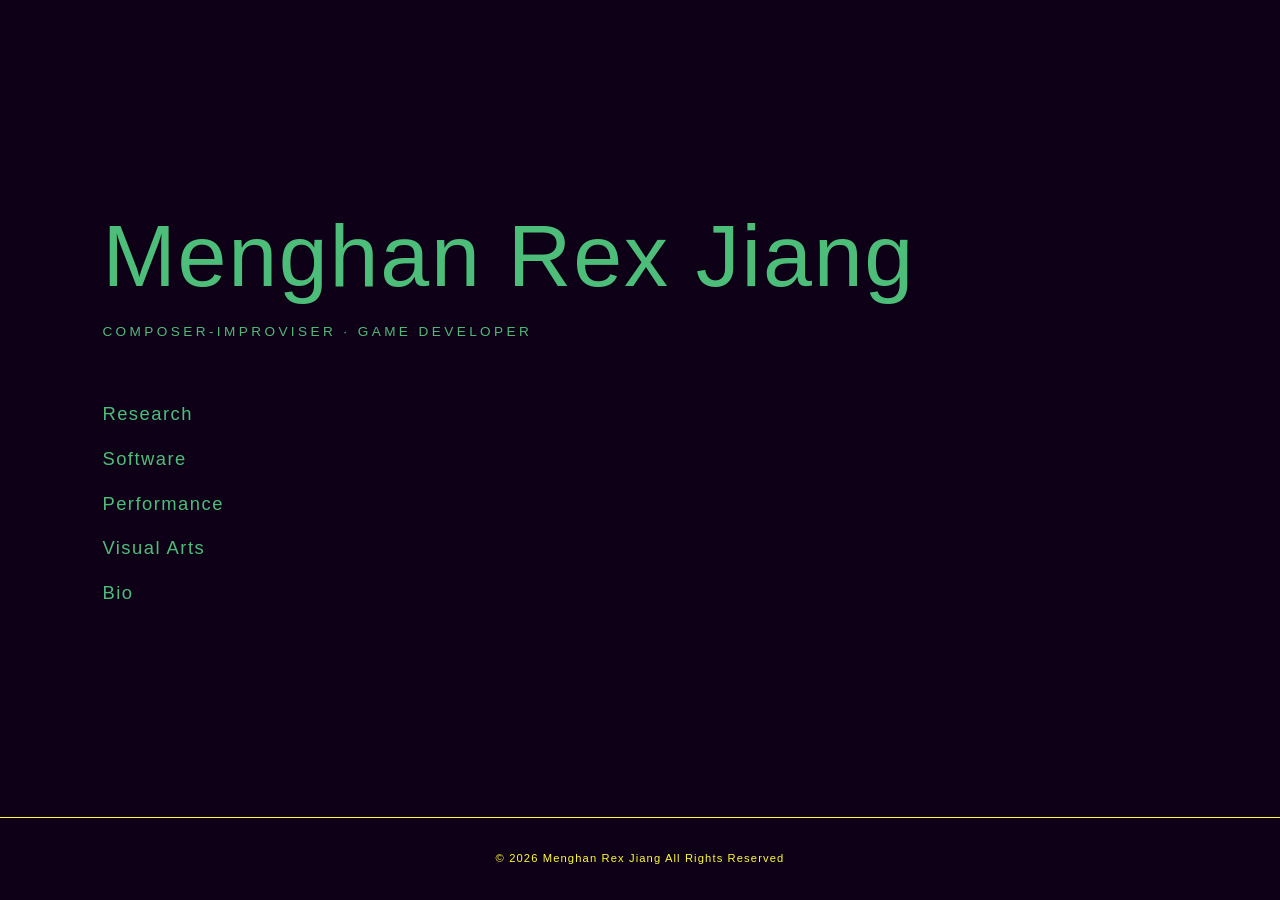
<file: index.html>
<!DOCTYPE html>
<html lang="en-US">
<head>
  <meta charset="UTF-8" />
  <meta name="viewport" content="width=device-width, initial-scale=1.0" />
  <title>Menghan Rex Jiang</title>
  <meta name="description" content="Menghan Rex Jiang is a composer-improviser and game developer building physically modeled instruments and virtual performers." />
  <meta name="author" content="Menghan Rex Jiang" />
  <meta name="theme-color" content="#0e0017" />
  <link rel="canonical" href="https://rexcain.github.io/" />
  <link rel="icon" href="favicon.svg" type="image/svg+xml" />

  <!-- 分享预览（Open Graph / Twitter） -->
  <meta property="og:type" content="website" />
  <meta property="og:url" content="https://rexcain.github.io/" />
  <meta property="og:title" content="Menghan Rex Jiang" />
  <meta property="og:description" content="Menghan Rex Jiang is a composer-improviser and game developer building physically modeled instruments and virtual performers." />
  <meta name="twitter:card" content="summary" />

  <link rel="stylesheet" href="style.css" />
</head>

<body class="home-page">
  <a class="skip-link" href="#main">Skip to content</a>


  <main id="main" class="home">
    <h1 class="home-name">Menghan Rex Jiang</h1>
    <p class="home-sub">Composer-improviser · Game&nbsp;developer</p>
    <nav class="home-links" aria-label="Main">
      <a href="research.html">Research</a>
      <a href="software.html">Software</a>
      <a href="performance.html">Performance</a>
      <a href="visual-art.html">Visual Arts</a>
      <a href="bio.html">Bio</a>
    </nav>
  </main>

  <!-- Footer -->
  <footer>
    <p>© <span id="year">2026</span> Menghan Rex Jiang All Rights Reserved</p>
  </footer>

  <script src="script.js"></script>
</body>
</html>
</file>
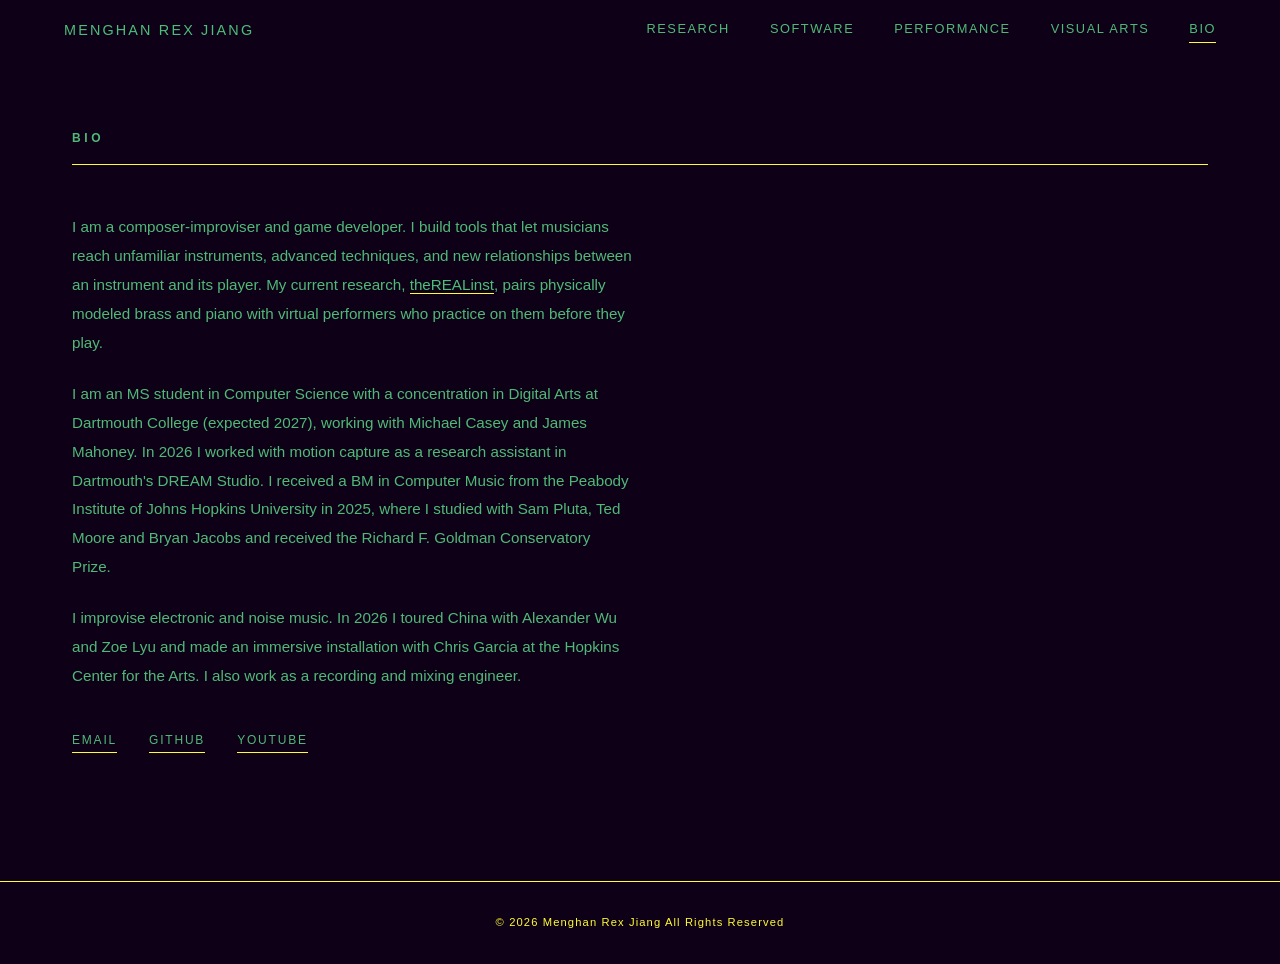
<file: bio.html>
<!DOCTYPE html>
<html lang="en-US">
<head>
  <meta charset="UTF-8" />
  <meta name="viewport" content="width=device-width, initial-scale=1.0" />
  <title>Bio — Menghan Rex Jiang</title>
  <meta name="description" content="Menghan Rex Jiang is a composer-improviser and game developer, an MS student at Dartmouth College." />
  <meta name="author" content="Menghan Rex Jiang" />
  <meta name="theme-color" content="#0e0017" />
  <link rel="canonical" href="https://rexcain.github.io/bio.html" />
  <link rel="icon" href="favicon.svg" type="image/svg+xml" />

  <!-- 分享预览（Open Graph / Twitter） -->
  <meta property="og:type" content="website" />
  <meta property="og:url" content="https://rexcain.github.io/bio.html" />
  <meta property="og:title" content="Bio — Menghan Rex Jiang" />
  <meta property="og:description" content="Menghan Rex Jiang is a composer-improviser and game developer, an MS student at Dartmouth College." />
  <meta name="twitter:card" content="summary" />

  <link rel="stylesheet" href="style.css" />
</head>

<body>
  <a class="skip-link" href="#main">Skip to content</a>

  <!-- 导航栏 -->
  <header id="navbar">
    <a class="nav-name" href="index.html">Menghan Rex Jiang</a>
    <nav class="nav-links" aria-label="Main">
      <a href="research.html">Research</a>
      <a href="software.html">Software</a>
      <a href="performance.html">Performance</a>
      <a href="visual-art.html">Visual Arts</a>
      <a href="bio.html" aria-current="page">Bio</a>
    </nav>
  </header>

  <main id="main">

    <!-- Bio 区块 -->
    <section id="about" class="section about-section" aria-labelledby="about-title">
      <h1 id="about-title" class="section-title">Bio</h1>
      <div class="about-content">
        <p>
          I am a composer-improviser and game developer. I build tools that let musicians reach
          unfamiliar instruments, advanced techniques, and new relationships between an instrument and its
          player. My current research, <a href="research.html">theREALinst</a>, pairs physically modeled brass
          and piano with virtual performers who practice on them before they play.
        </p>
        <p>
          I am an MS student in Computer Science with a concentration in Digital Arts at Dartmouth College
          (expected 2027), working with Michael Casey and James Mahoney. In 2026 I worked with motion capture
          as a research assistant in Dartmouth's DREAM Studio. I received a BM in Computer Music
          from the Peabody Institute of Johns Hopkins University in 2025, where I studied with Sam Pluta,
          Ted Moore and Bryan Jacobs and received the Richard F. Goldman Conservatory Prize.
        </p>
        <p>
          I improvise electronic and noise music. In 2026 I toured China with Alexander Wu and Zoe Lyu
          and made an immersive installation with Chris Garcia at the Hopkins Center for the Arts.
          I also work as a recording and mixing engineer.
        </p>
        <div class="contact-links">
          <a href="mailto:rxsrecs@gmail.com">Email</a>
          <a href="https://github.com/Rexcain" target="_blank" rel="noopener noreferrer">GitHub</a>
          <a href="https://youtube.com/channel/UCQjOI5kVeLIl44JwUlTnqJA" target="_blank" rel="noopener noreferrer">YouTube</a>
        </div>
      </div>
    </section>

  </main>

  <!-- Footer -->
  <footer>
    <p>© <span id="year">2026</span> Menghan Rex Jiang All Rights Reserved</p>
  </footer>

  <script src="script.js"></script>
</body>
</html>
</file>
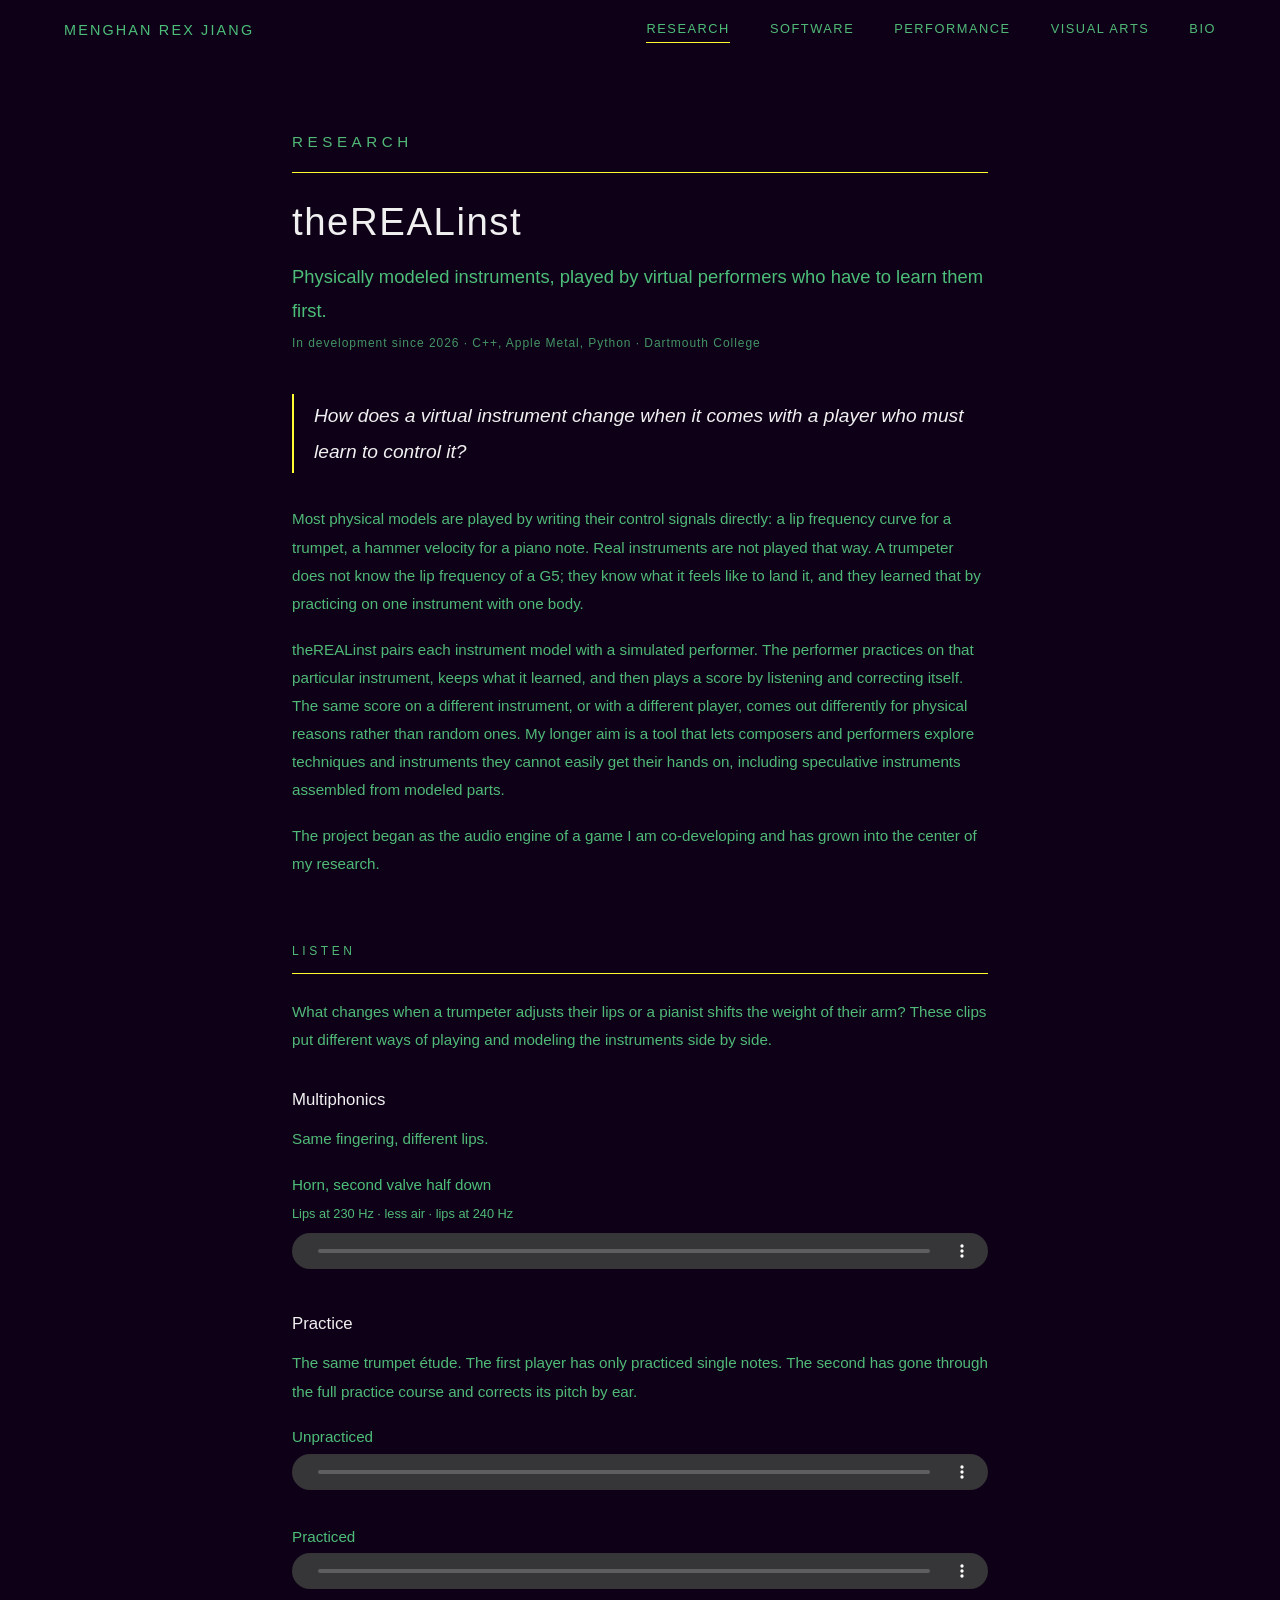
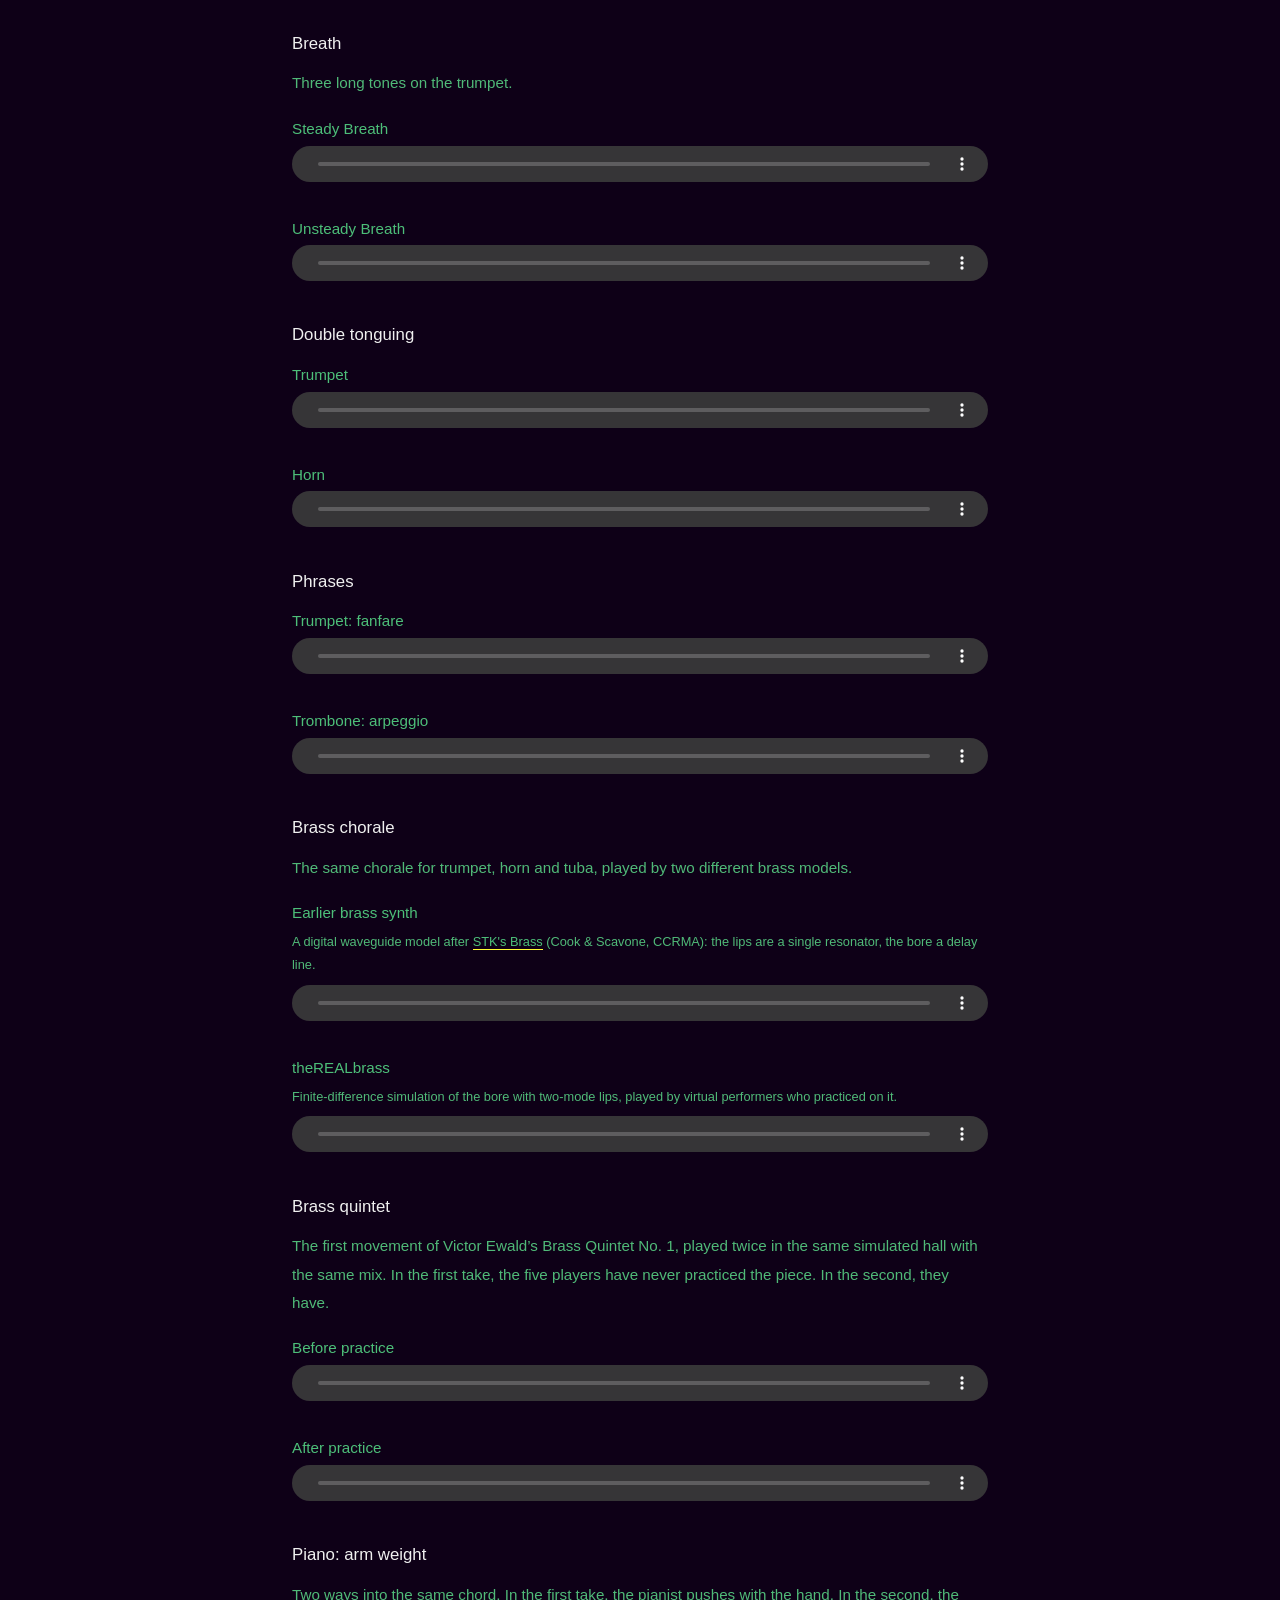
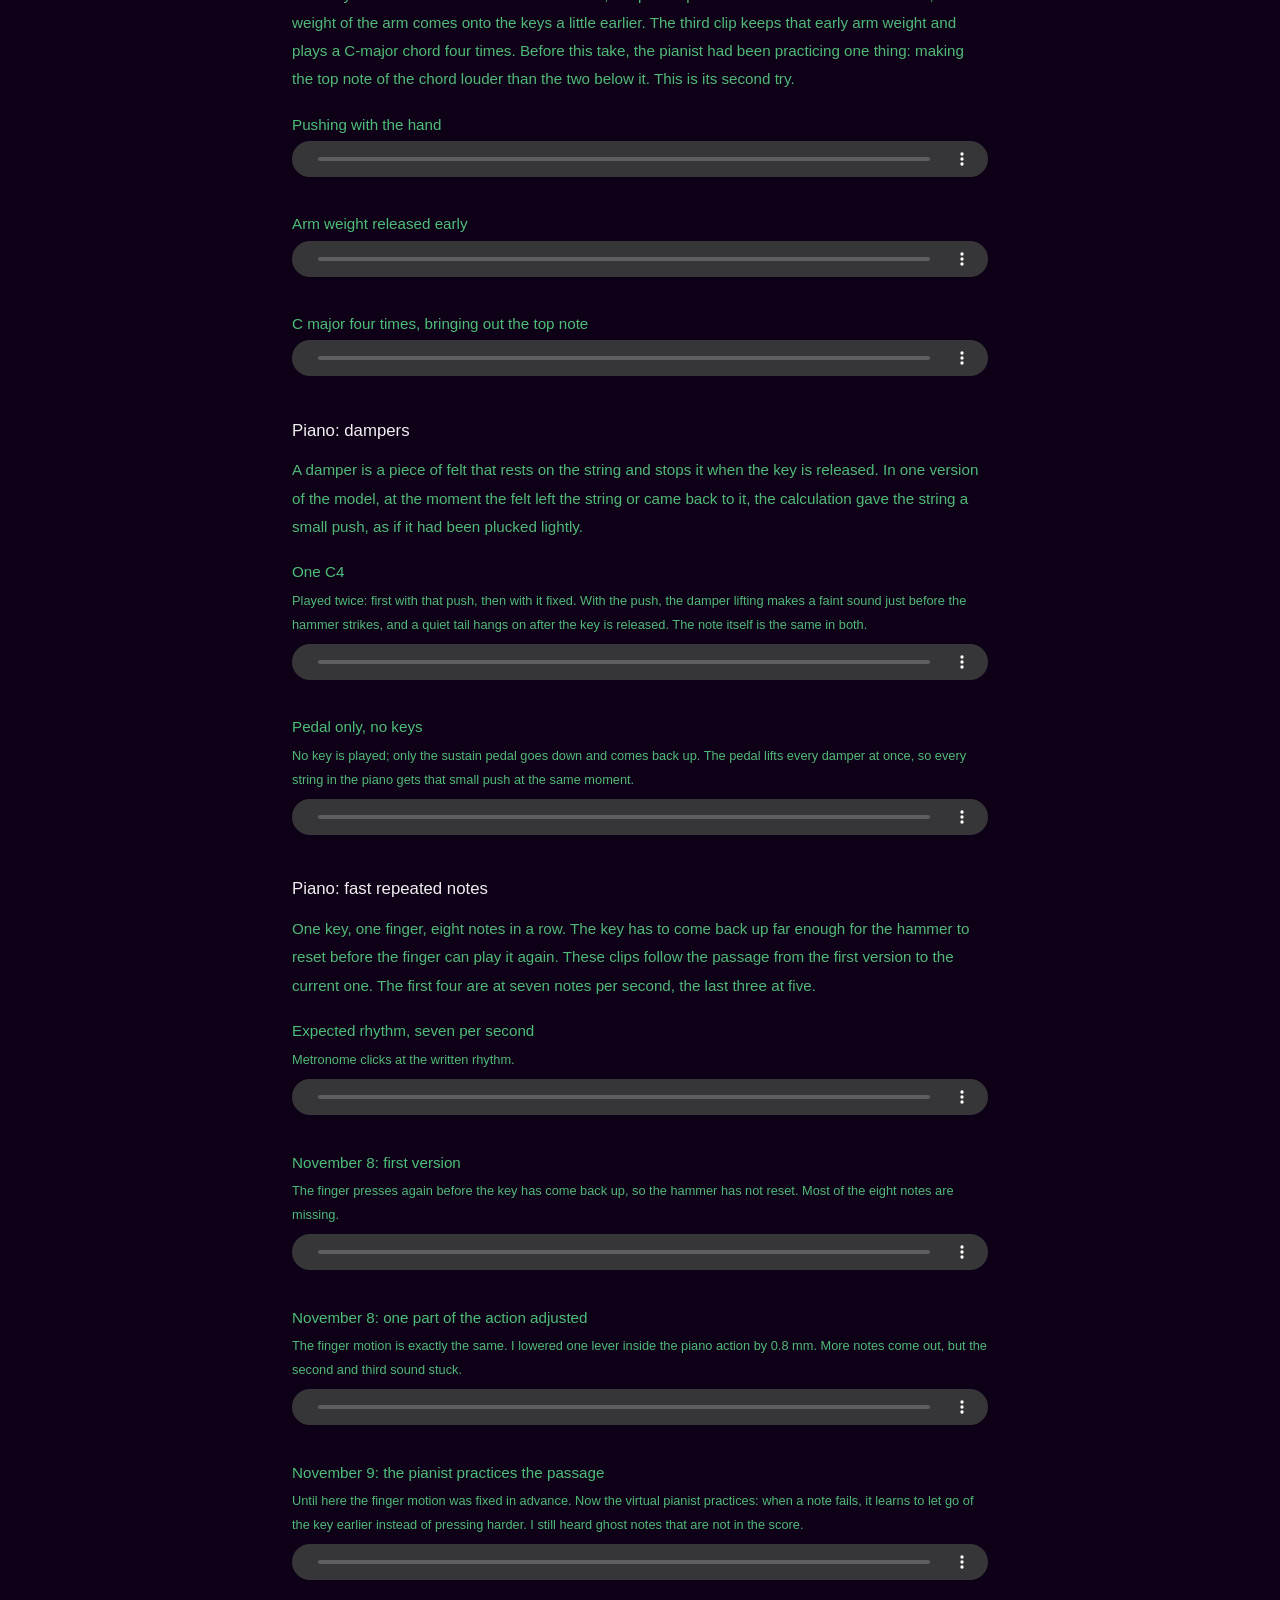
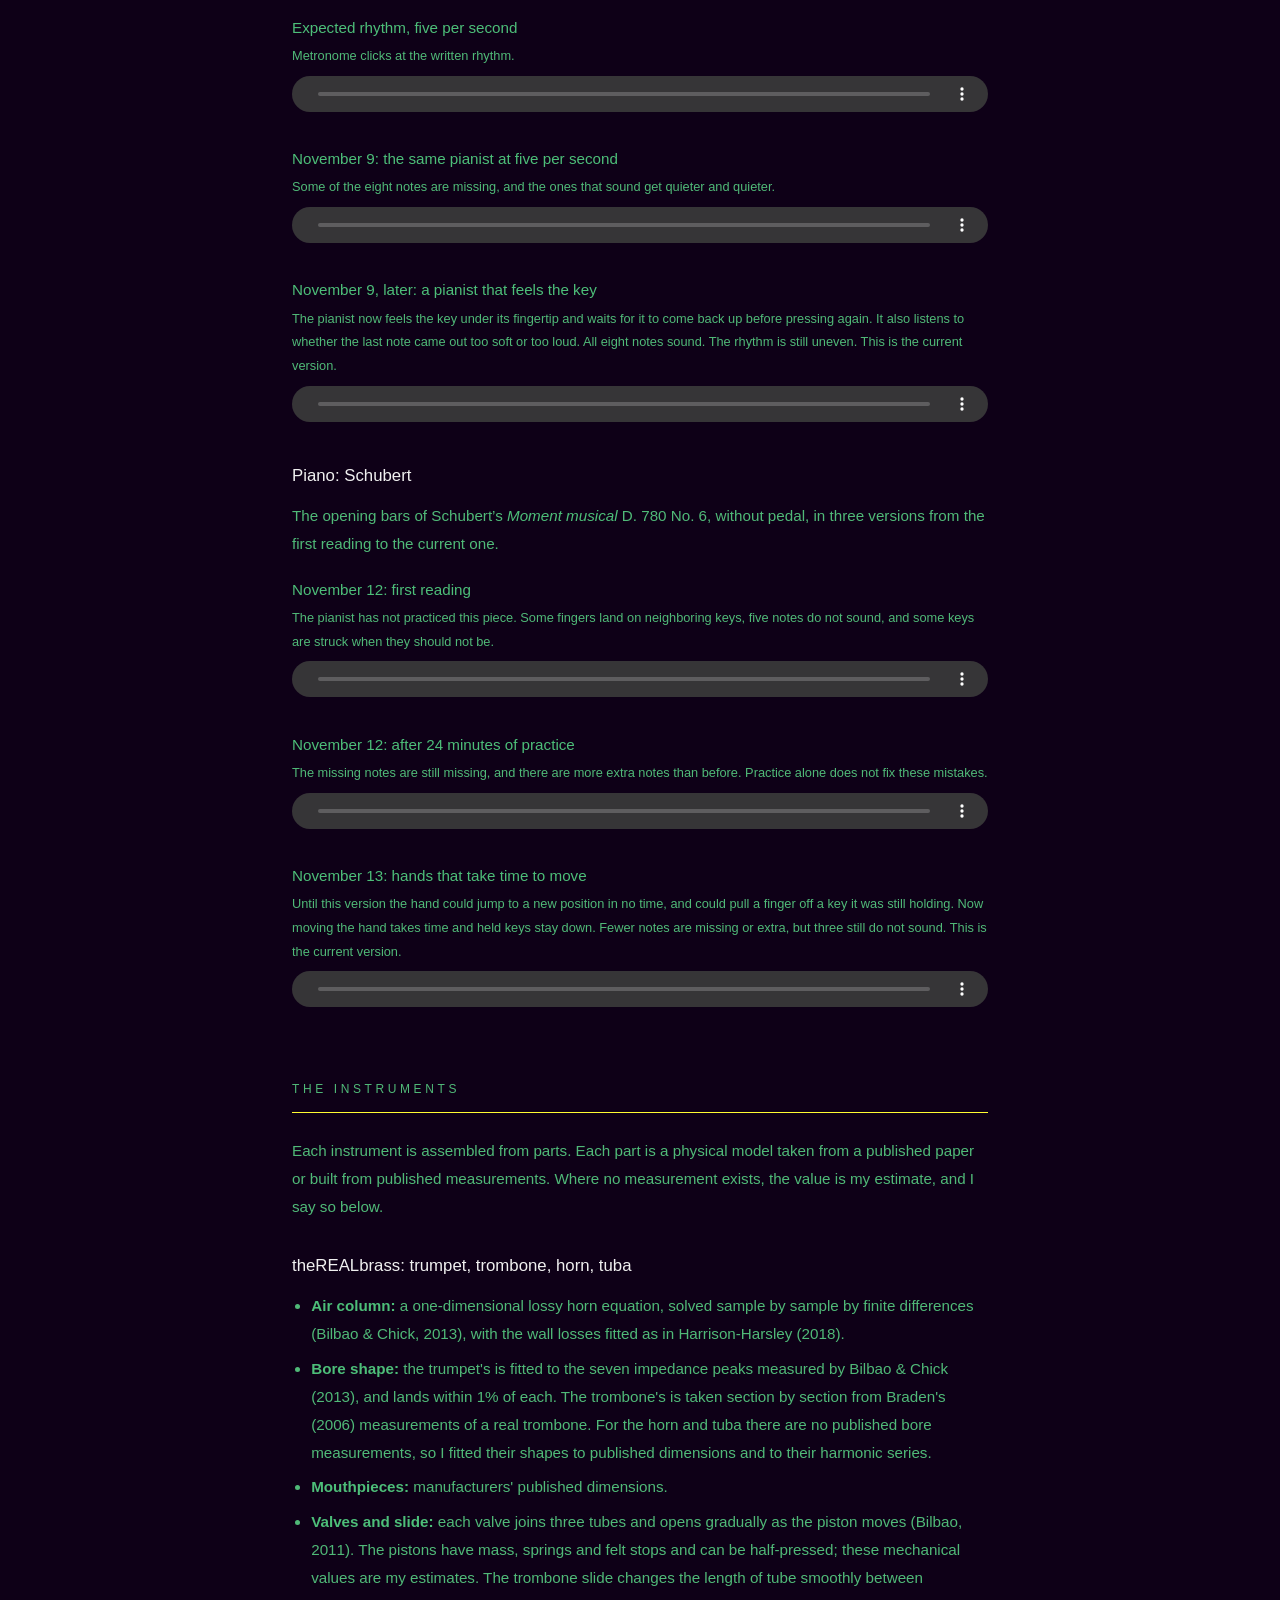
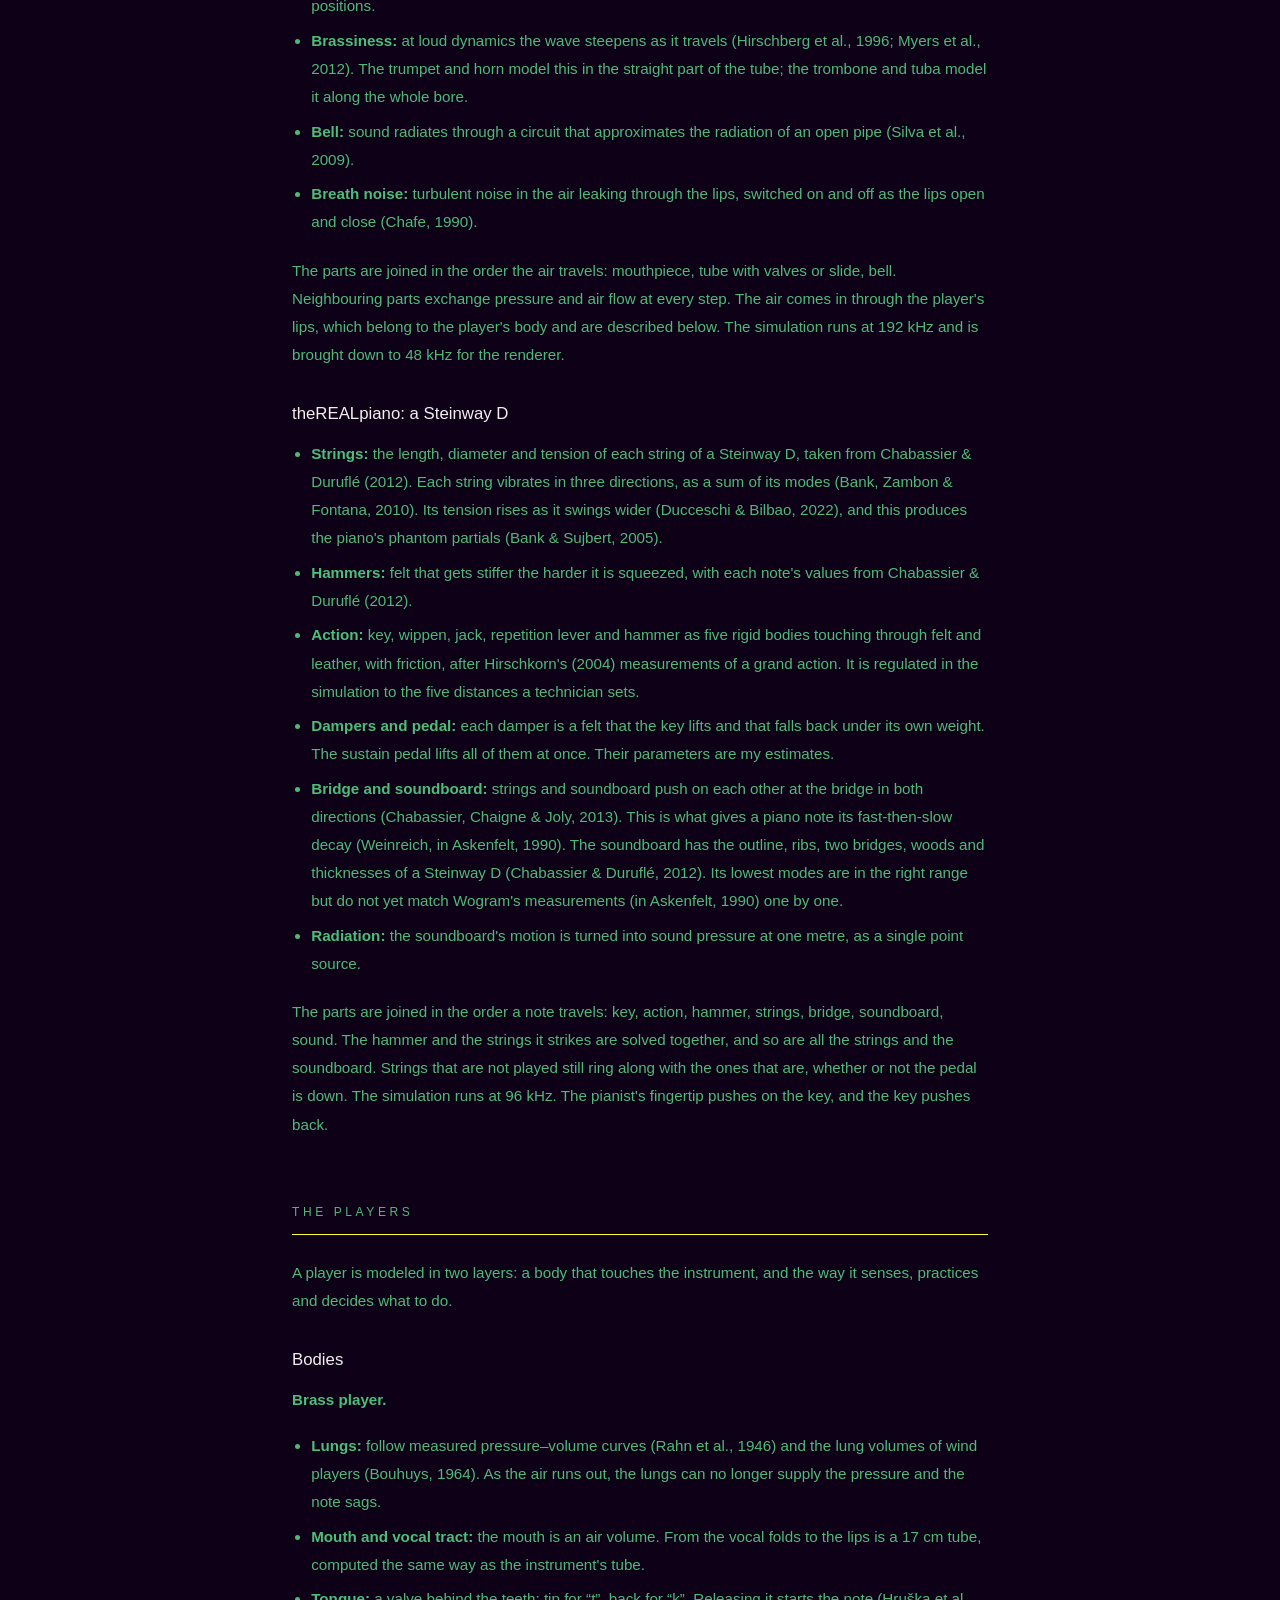
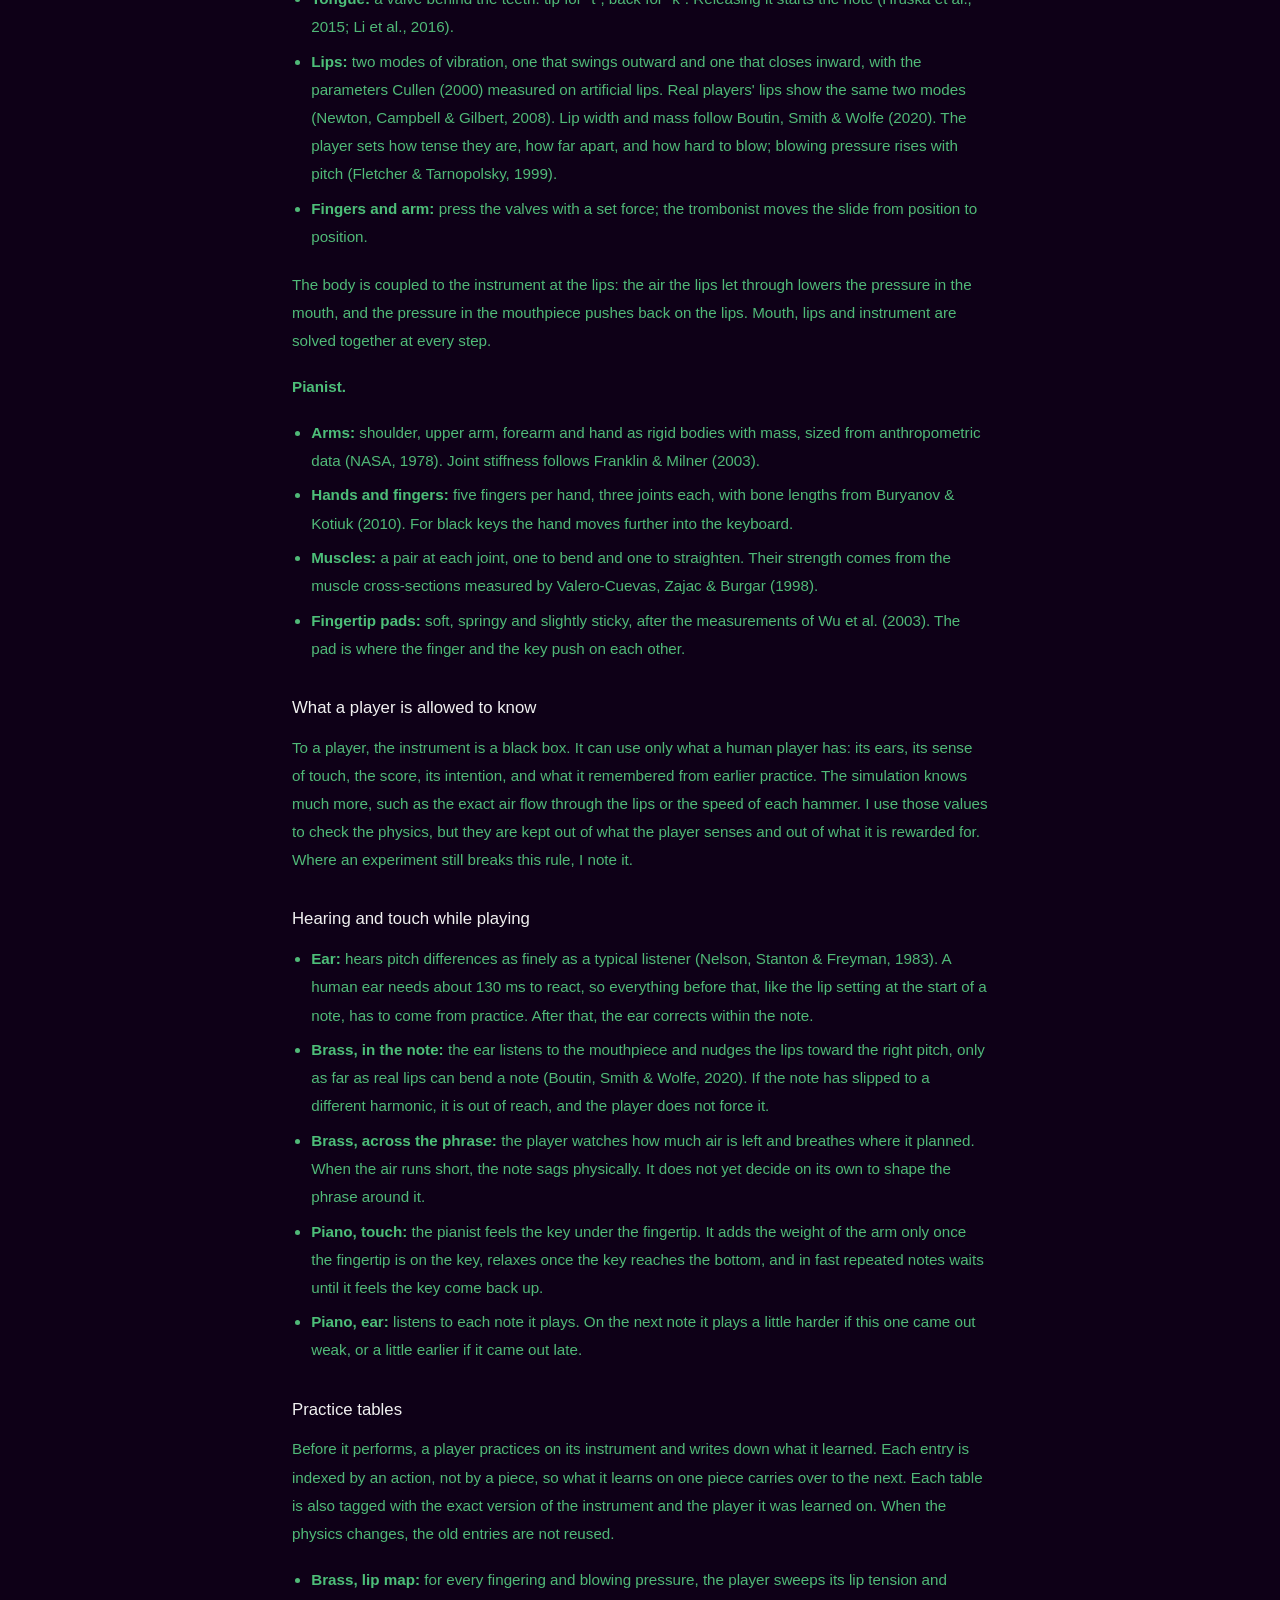
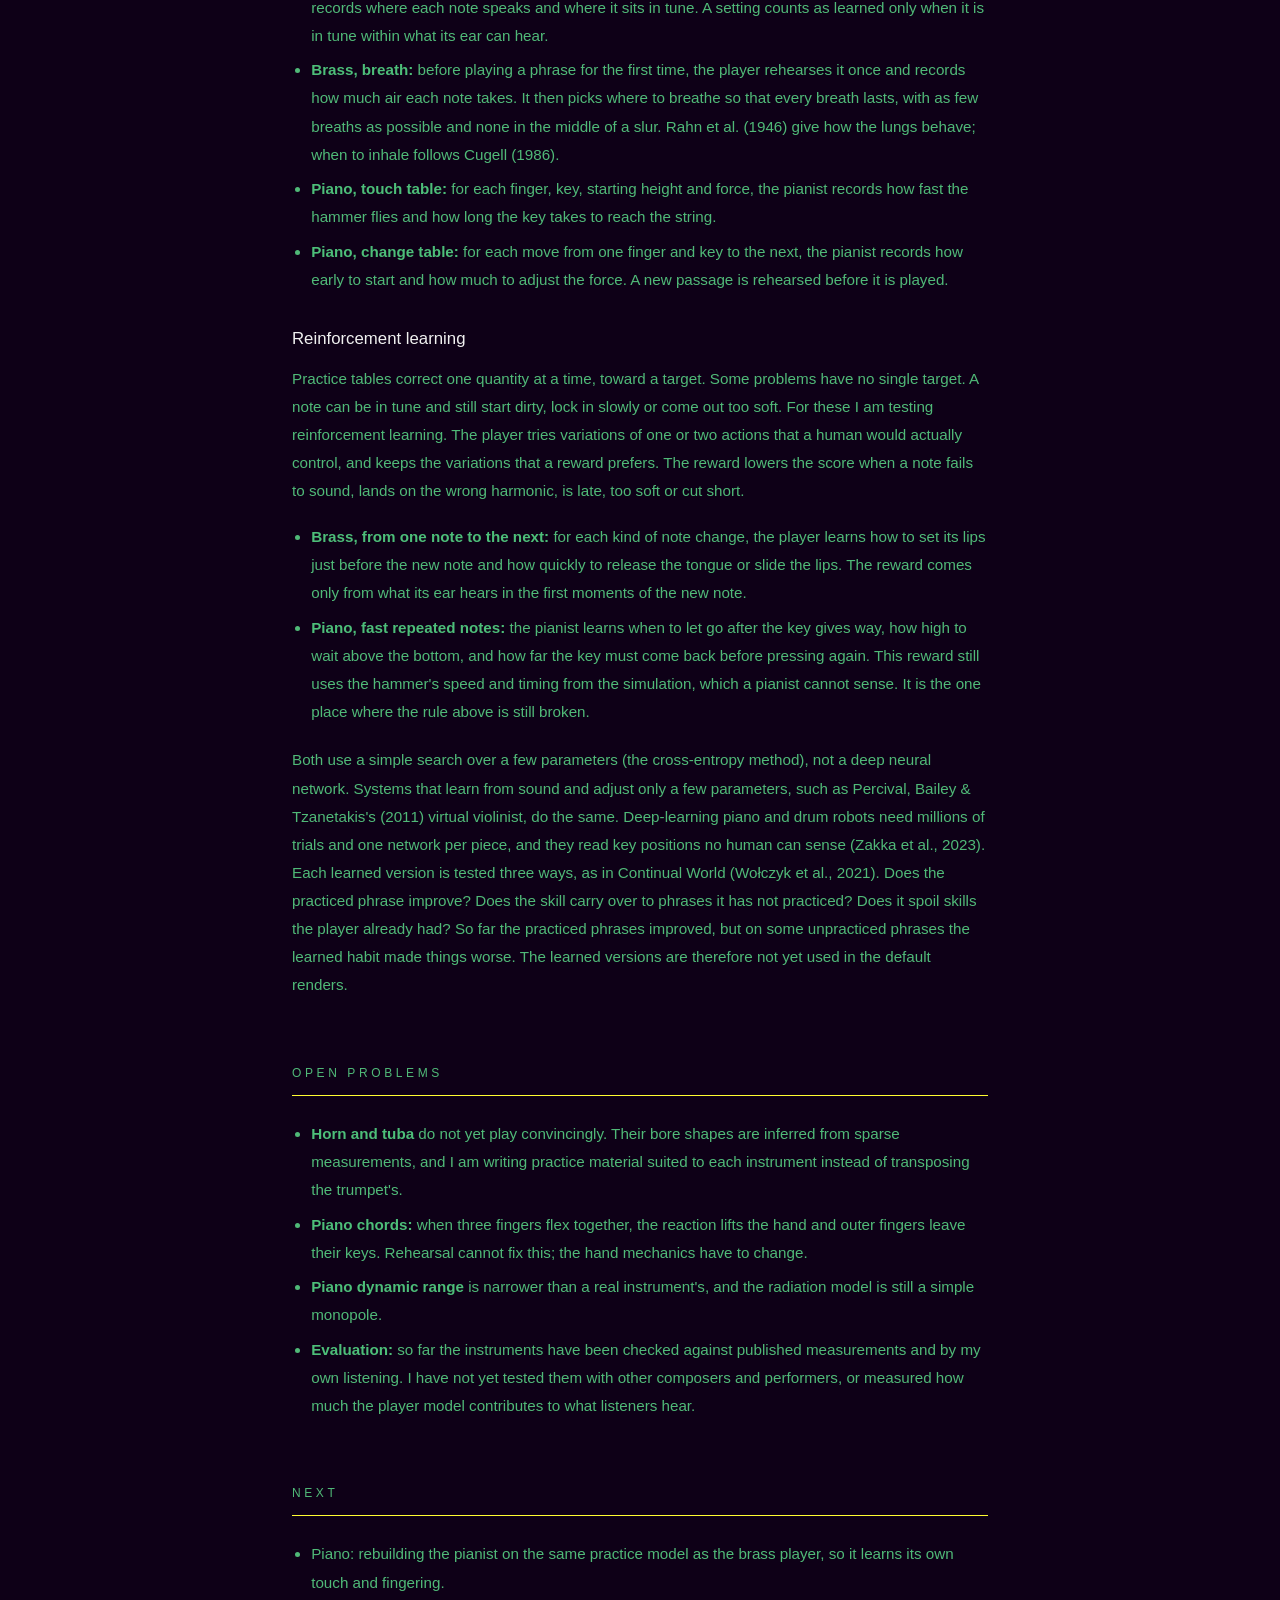
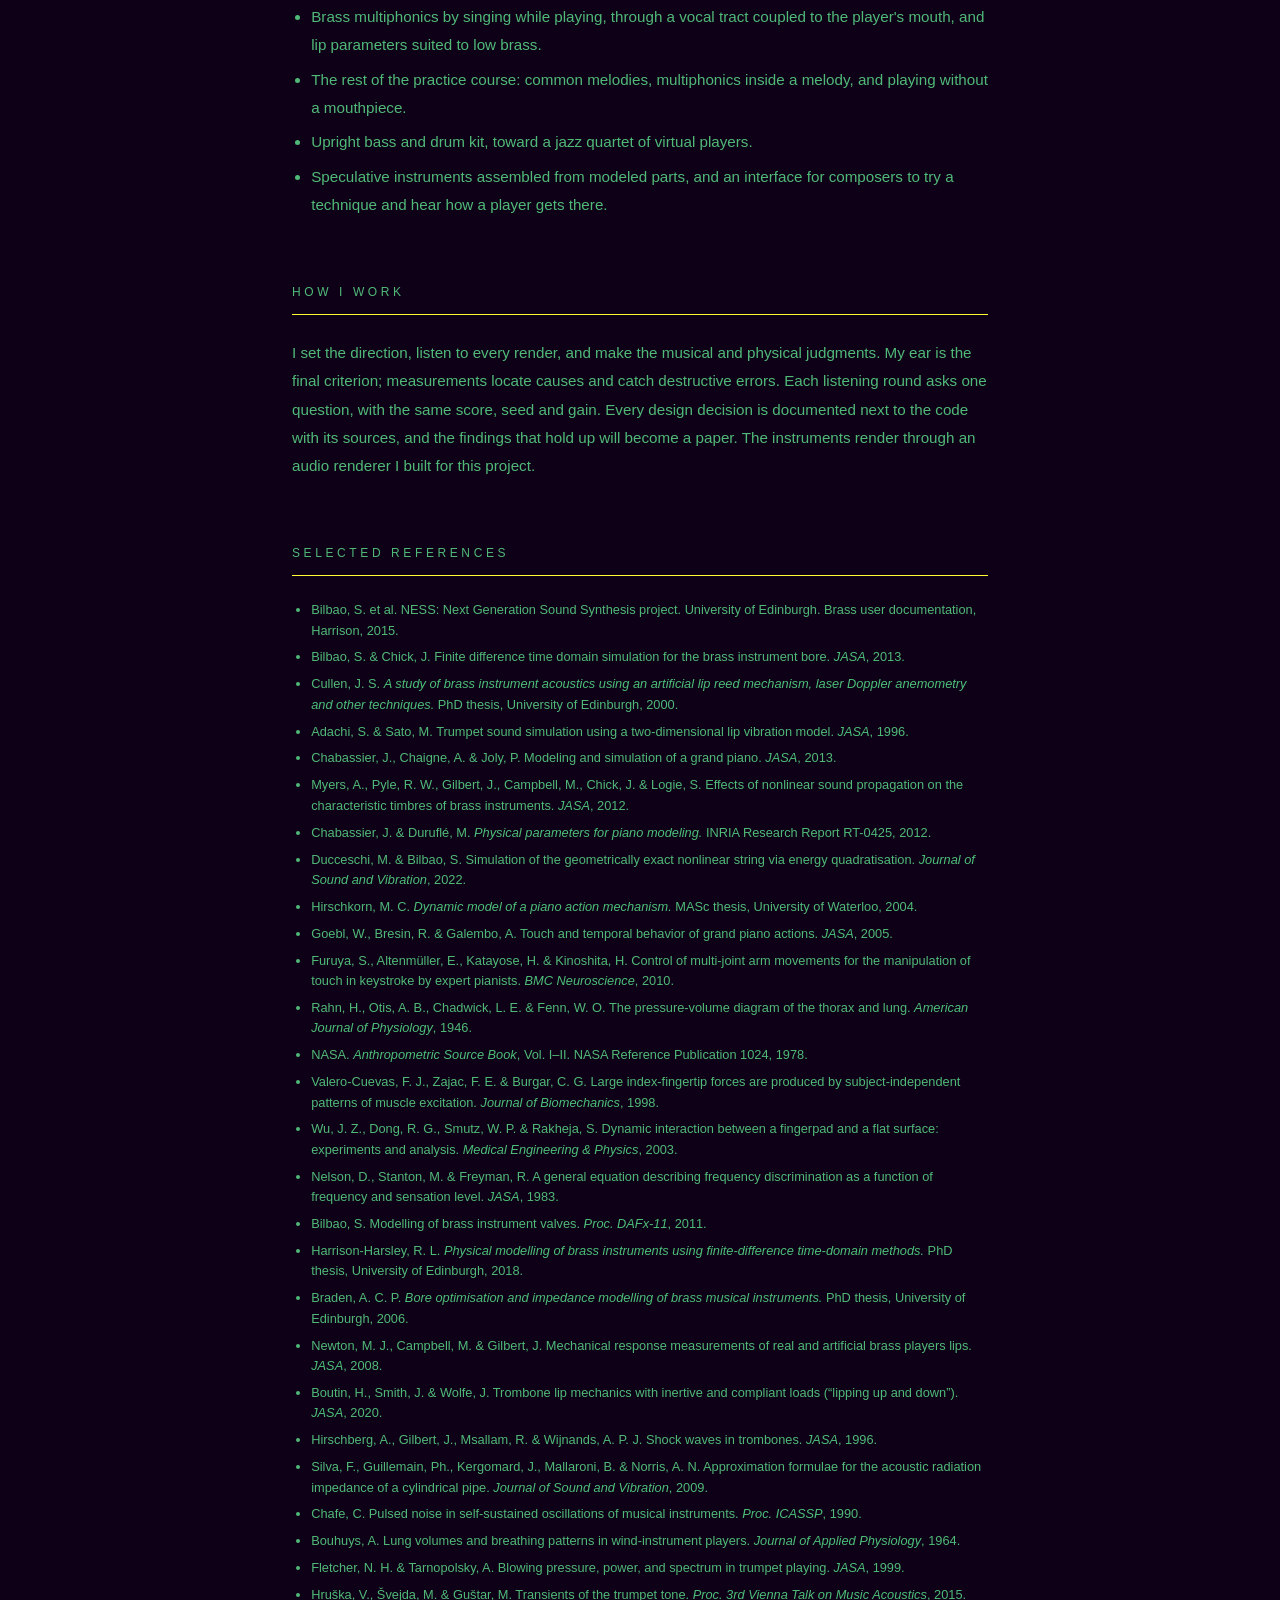
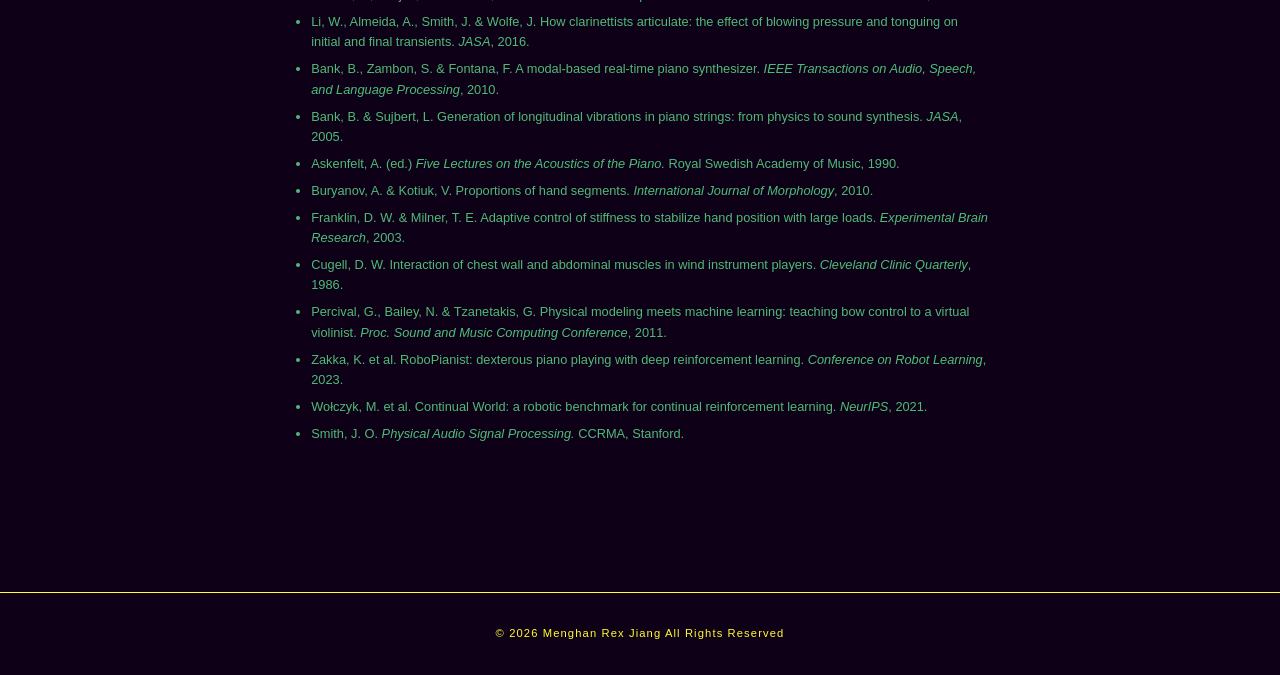
<file: research.html>
<!DOCTYPE html>
<html lang="en-US">
<head>
  <meta charset="UTF-8" />
  <meta name="viewport" content="width=device-width, initial-scale=1.0" />
  <title>Research: theREALinst — Menghan Rex Jiang</title>
  <meta name="description" content="theREALinst: physically modeled brass and piano, each played by a simulated performer who practices on the instrument before it plays." />
  <meta name="author" content="Menghan Rex Jiang" />
  <meta name="theme-color" content="#0e0017" />
  <link rel="canonical" href="https://rexcain.github.io/research.html" />
  <link rel="icon" href="favicon.svg" type="image/svg+xml" />

  <!-- 分享预览（Open Graph / Twitter） -->
  <meta property="og:type" content="article" />
  <meta property="og:url" content="https://rexcain.github.io/research.html" />
  <meta property="og:title" content="theREALinst — Menghan Rex Jiang" />
  <meta property="og:description" content="Physically modeled brass and piano, each played by a simulated performer who practices on the instrument before it plays." />
  <meta name="twitter:card" content="summary" />

  <link rel="stylesheet" href="style.css" />
</head>

<body>
  <a class="skip-link" href="#main">Skip to content</a>

  <!-- 导航栏 -->
  <header id="navbar">
    <a class="nav-name" href="index.html">Menghan Rex Jiang</a>
    <nav class="nav-links" aria-label="Main">
      <a href="research.html" aria-current="page">Research</a>
      <a href="software.html">Software</a>
      <a href="performance.html">Performance</a>
      <a href="visual-art.html">Visual Arts</a>
      <a href="bio.html">Bio</a>
    </nav>
  </header>

  <main id="main">
    <article class="section prose" aria-labelledby="research-title">
      <p class="section-title">Research</p>
      <h1 id="research-title">theREALinst</h1>
      <p class="lede">Physically modeled instruments, played by virtual performers who have to learn them first.</p>
      <p class="meta">In development since 2026 · C++, Apple Metal, Python · Dartmouth College</p>

      <!-- 研究问题 -->
      <p class="question">
        How does a virtual instrument change when it comes with a player who must learn to control it?
      </p>

      <p>
        Most physical models are played by writing their control signals directly: a lip frequency curve
        for a trumpet, a hammer velocity for a piano note. Real instruments are not played that way.
        A trumpeter does not know the lip frequency of a G5; they know what it feels like to land it,
        and they learned that by practicing on one instrument with one body.
      </p>
      <p>
        theREALinst pairs each instrument model with a simulated performer. The performer practices
        on that particular instrument, keeps what it learned, and then plays a score by listening and
        correcting itself. The same score on a different instrument, or with a different player,
        comes out differently for physical reasons rather than random ones. My longer aim is a tool that
        lets composers and performers explore techniques and instruments they cannot easily get their
        hands on, including speculative instruments assembled from modeled parts.
      </p>
      <p>
        The project began as the audio engine of a game I am co-developing and has grown into the center of my research.
      </p>

      <!-- 试听 -->
      <h2 id="listen">Listen</h2>
      <p>What changes when a trumpeter adjusts their lips or a pianist shifts the weight of their arm? These clips put different ways of playing and modeling the instruments side by side.</p>

      <h3>Multiphonics</h3>
      <p>Same fingering, different lips.</p>
      <ul class="audio-list">
        <li>
          <span class="audio-title">Horn, second valve half down</span>
          <span class="audio-desc">Lips at 230 Hz · less air · lips at 240 Hz</span>
          <audio controls preload="none" src="assets/audio/multiphonics-horn.mp3"></audio>
        </li>
      </ul>

      <h3>Practice</h3>
      <p>The same trumpet étude. The first player has only practiced single notes. The second has gone through the full practice course and corrects its pitch by ear.</p>
      <ul class="audio-list">
        <li>
          <span class="audio-title">Unpracticed</span>
          <audio controls preload="none" src="assets/audio/etude-unpracticed.mp3"></audio>
        </li>
        <li>
          <span class="audio-title">Practiced</span>
          <audio controls preload="none" src="assets/audio/etude-practiced.mp3"></audio>
        </li>
      </ul>

      <h3>Breath</h3>
      <p>Three long tones on the trumpet.</p>
      <ul class="audio-list">
        <li>
          <span class="audio-title">Steady Breath</span>
          <audio controls preload="none" src="assets/audio/tone-steady.mp3"></audio>
        </li>
        <li>
          <span class="audio-title">Unsteady Breath</span>
          <audio controls preload="none" src="assets/audio/tone-unsteady.mp3"></audio>
        </li>
      </ul>

      <h3>Double tonguing</h3>
      <ul class="audio-list">
        <li>
          <span class="audio-title">Trumpet</span>
          <audio controls preload="none" src="assets/audio/trumpet-tonguing.mp3"></audio>
        </li>
        <li>
          <span class="audio-title">Horn</span>
          <audio controls preload="none" src="assets/audio/horn-tonguing.mp3"></audio>
        </li>
      </ul>

      <h3>Phrases</h3>
      <ul class="audio-list">
        <li>
          <span class="audio-title">Trumpet: fanfare</span>
          <audio controls preload="none" src="assets/audio/trumpet-call.mp3"></audio>
        </li>
        <li>
          <span class="audio-title">Trombone: arpeggio</span>
          <audio controls preload="none" src="assets/audio/trombone-call.mp3"></audio>
        </li>
      </ul>

      <h3>Brass chorale</h3>
      <p>The same chorale for trumpet, horn and tuba, played by two different brass models.</p>
      <ul class="audio-list">
        <li>
          <span class="audio-title">Earlier brass synth</span>
          <span class="audio-desc">A digital waveguide model after <a href="https://ccrma.stanford.edu/software/stk/classstk_1_1Brass.html" target="_blank" rel="noopener">STK's Brass</a> (Cook &amp; Scavone, CCRMA): the lips are a single resonator, the bore a delay line.</span>
          <audio controls preload="none" src="assets/audio/brass-chorale-old.mp3"></audio>
        </li>
        <li>
          <span class="audio-title">theREALbrass</span>
          <span class="audio-desc">Finite-difference simulation of the bore with two-mode lips, played by virtual performers who practiced on it.</span>
          <audio controls preload="none" src="assets/audio/brass-chorale-real.mp3"></audio>
        </li>
      </ul>

      <h3>Brass quintet</h3>
      <p>The first movement of Victor Ewald’s Brass Quintet No. 1, played twice in the same simulated hall with the same mix. In the first take, the five players have never practiced the piece. In the second, they have.</p>
      <ul class="audio-list">
        <li>
          <span class="audio-title">Before practice</span>
          <audio controls preload="none" src="assets/audio/ewald-quintet-before.mp3"></audio>
        </li>
        <li>
          <span class="audio-title">After practice</span>
          <audio controls preload="none" src="assets/audio/ewald-quintet-after.mp3"></audio>
        </li>
      </ul>

      <h3>Piano: arm weight</h3>
      <p>Two ways into the same chord. In the first take, the pianist pushes with the hand. In the second, the weight of the arm comes onto the keys a little earlier. The third clip keeps that early arm weight and plays a C-major chord four times. Before this take, the pianist had been practicing one thing: making the top note of the chord louder than the two below it. This is its second try.</p>
      <ul class="audio-list">
        <li>
          <span class="audio-title">Pushing with the hand</span>
          <audio controls preload="none" src="assets/audio/piano-chord-push.mp3"></audio>
        </li>
        <li>
          <span class="audio-title">Arm weight released early</span>
          <audio controls preload="none" src="assets/audio/piano-chord-arm-weight.mp3"></audio>
        </li>
        <li>
          <span class="audio-title">C major four times, bringing out the top note</span>
          <audio controls preload="none" src="assets/audio/piano-chord-second-pass.mp3"></audio>
        </li>
      </ul>

      <h3>Piano: dampers</h3>
      <p>A damper is a piece of felt that rests on the string and stops it when the key is released. In one version of the model, at the moment the felt left the string or came back to it, the calculation gave the string a small push, as if it had been plucked lightly.</p>
      <ul class="audio-list">
        <li>
          <span class="audio-title">One C4</span>
          <span class="audio-desc">Played twice: first with that push, then with it fixed. With the push, the damper lifting makes a faint sound just before the hammer strikes, and a quiet tail hangs on after the key is released. The note itself is the same in both.</span>
          <audio controls preload="none" src="assets/audio/piano-c4-damper-ab.mp3"></audio>
        </li>
        <li>
          <span class="audio-title">Pedal only, no keys</span>
          <span class="audio-desc">No key is played; only the sustain pedal goes down and comes back up. The pedal lifts every damper at once, so every string in the piano gets that small push at the same moment.</span>
          <audio controls preload="none" src="assets/audio/piano-pedal-ab.mp3"></audio>
        </li>
      </ul>

      <h3>Piano: fast repeated notes</h3>
      <p>One key, one finger, eight notes in a row. The key has to come back up far enough for the hammer to reset before the finger can play it again. These clips follow the passage from the first version to the current one. The first four are at seven notes per second, the last three at five.</p>
      <ul class="audio-list">
        <li>
          <span class="audio-title">Expected rhythm, seven per second</span>
          <span class="audio-desc">Metronome clicks at the written rhythm.</span>
          <audio controls preload="none" src="assets/audio/piano-repeated-1-rhythm-7.mp3"></audio>
        </li>
        <li>
          <span class="audio-title">November 8: first version</span>
          <span class="audio-desc">The finger presses again before the key has come back up, so the hammer has not reset. Most of the eight notes are missing.</span>
          <audio controls preload="none" src="assets/audio/piano-repeated-2-first.mp3"></audio>
        </li>
        <li>
          <span class="audio-title">November 8: one part of the action adjusted</span>
          <span class="audio-desc">The finger motion is exactly the same. I lowered one lever inside the piano action by 0.8 mm. More notes come out, but the second and third sound stuck.</span>
          <audio controls preload="none" src="assets/audio/piano-repeated-3-regulated.mp3"></audio>
        </li>
        <li>
          <span class="audio-title">November 9: the pianist practices the passage</span>
          <span class="audio-desc">Until here the finger motion was fixed in advance. Now the virtual pianist practices: when a note fails, it learns to let go of the key earlier instead of pressing harder. I still heard ghost notes that are not in the score.</span>
          <audio controls preload="none" src="assets/audio/piano-repeated-4-practiced.mp3"></audio>
        </li>
        <li>
          <span class="audio-title">Expected rhythm, five per second</span>
          <span class="audio-desc">Metronome clicks at the written rhythm.</span>
          <audio controls preload="none" src="assets/audio/piano-repeated-5-rhythm-5.mp3"></audio>
        </li>
        <li>
          <span class="audio-title">November 9: the same pianist at five per second</span>
          <span class="audio-desc">Some of the eight notes are missing, and the ones that sound get quieter and quieter.</span>
          <audio controls preload="none" src="assets/audio/piano-repeated-6-no-touch.mp3"></audio>
        </li>
        <li>
          <span class="audio-title">November 9, later: a pianist that feels the key</span>
          <span class="audio-desc">The pianist now feels the key under its fingertip and waits for it to come back up before pressing again. It also listens to whether the last note came out too soft or too loud. All eight notes sound. The rhythm is still uneven. This is the current version.</span>
          <audio controls preload="none" src="assets/audio/piano-repeated-7-touch.mp3"></audio>
        </li>
      </ul>

      <h3>Piano: Schubert</h3>
      <p>The opening bars of Schubert’s <em>Moment musical</em> D. 780 No. 6, without pedal, in three versions from the first reading to the current one.</p>
      <ul class="audio-list">
        <li>
          <span class="audio-title">November 12: first reading</span>
          <span class="audio-desc">The pianist has not practiced this piece. Some fingers land on neighboring keys, five notes do not sound, and some keys are struck when they should not be.</span>
          <audio controls preload="none" src="assets/audio/schubert-1-first.mp3"></audio>
        </li>
        <li>
          <span class="audio-title">November 12: after 24 minutes of practice</span>
          <span class="audio-desc">The missing notes are still missing, and there are more extra notes than before. Practice alone does not fix these mistakes.</span>
          <audio controls preload="none" src="assets/audio/schubert-2-practiced.mp3"></audio>
        </li>
        <li>
          <span class="audio-title">November 13: hands that take time to move</span>
          <span class="audio-desc">Until this version the hand could jump to a new position in no time, and could pull a finger off a key it was still holding. Now moving the hand takes time and held keys stay down. Fewer notes are missing or extra, but three still do not sound. This is the current version.</span>
          <audio controls preload="none" src="assets/audio/schubert-3-no-teleport.mp3"></audio>
        </li>
      </ul>

      <!-- 乐器 -->
      <h2>The instruments</h2>
      <p>Each instrument is assembled from parts. Each part is a physical model taken from a published paper or built from published measurements. Where no measurement exists, the value is my estimate, and I say so below.</p>

      <h3>theREALbrass: trumpet, trombone, horn, tuba</h3>
      <ul>
        <li><strong>Air column:</strong> a one-dimensional lossy horn equation, solved sample by sample by finite differences (Bilbao &amp; Chick, 2013), with the wall losses fitted as in Harrison-Harsley (2018).</li>
        <li><strong>Bore shape:</strong> the trumpet's is fitted to the seven impedance peaks measured by Bilbao &amp; Chick (2013), and lands within 1% of each. The trombone's is taken section by section from Braden's (2006) measurements of a real trombone. For the horn and tuba there are no published bore measurements, so I fitted their shapes to published dimensions and to their harmonic series.</li>
        <li><strong>Mouthpieces:</strong> manufacturers' published dimensions.</li>
        <li><strong>Valves and slide:</strong> each valve joins three tubes and opens gradually as the piston moves (Bilbao, 2011). The pistons have mass, springs and felt stops and can be half-pressed; these mechanical values are my estimates. The trombone slide changes the length of tube smoothly between positions.</li>
        <li><strong>Brassiness:</strong> at loud dynamics the wave steepens as it travels (Hirschberg et al., 1996; Myers et al., 2012). The trumpet and horn model this in the straight part of the tube; the trombone and tuba model it along the whole bore.</li>
        <li><strong>Bell:</strong> sound radiates through a circuit that approximates the radiation of an open pipe (Silva et al., 2009).</li>
        <li><strong>Breath noise:</strong> turbulent noise in the air leaking through the lips, switched on and off as the lips open and close (Chafe, 1990).</li>
      </ul>
      <p>
        The parts are joined in the order the air travels: mouthpiece, tube with valves or slide, bell. Neighbouring parts exchange pressure and air flow at every step.
        The air comes in through the player's lips, which belong to the player's body and are described below.
        The simulation runs at 192 kHz and is brought down to 48 kHz for the renderer.
      </p>

      <h3>theREALpiano: a Steinway D</h3>
      <ul>
        <li><strong>Strings:</strong> the length, diameter and tension of each string of a Steinway D, taken from Chabassier &amp; Duruflé (2012). Each string vibrates in three directions, as a sum of its modes (Bank, Zambon &amp; Fontana, 2010). Its tension rises as it swings wider (Ducceschi &amp; Bilbao, 2022), and this produces the piano's phantom partials (Bank &amp; Sujbert, 2005).</li>
        <li><strong>Hammers:</strong> felt that gets stiffer the harder it is squeezed, with each note's values from Chabassier &amp; Duruflé (2012).</li>
        <li><strong>Action:</strong> key, wippen, jack, repetition lever and hammer as five rigid bodies touching through felt and leather, with friction, after Hirschkorn's (2004) measurements of a grand action. It is regulated in the simulation to the five distances a technician sets.</li>
        <li><strong>Dampers and pedal:</strong> each damper is a felt that the key lifts and that falls back under its own weight. The sustain pedal lifts all of them at once. Their parameters are my estimates.</li>
        <li><strong>Bridge and soundboard:</strong> strings and soundboard push on each other at the bridge in both directions (Chabassier, Chaigne &amp; Joly, 2013). This is what gives a piano note its fast-then-slow decay (Weinreich, in Askenfelt, 1990). The soundboard has the outline, ribs, two bridges, woods and thicknesses of a Steinway D (Chabassier &amp; Duruflé, 2012). Its lowest modes are in the right range but do not yet match Wogram's measurements (in Askenfelt, 1990) one by one.</li>
        <li><strong>Radiation:</strong> the soundboard's motion is turned into sound pressure at one metre, as a single point source.</li>
      </ul>
      <p>
        The parts are joined in the order a note travels: key, action, hammer, strings, bridge, soundboard, sound.
        The hammer and the strings it strikes are solved together, and so are all the strings and the soundboard. Strings that are not played still ring along with the ones that are, whether or not the pedal is down.
        The simulation runs at 96 kHz. The pianist's fingertip pushes on the key, and the key pushes back.
      </p>

      <!-- 演奏者 -->
      <h2>The players</h2>
      <p>A player is modeled in two layers: a body that touches the instrument, and the way it senses, practices and decides what to do.</p>

      <h3>Bodies</h3>
      <p><strong>Brass player.</strong></p>
      <ul>
        <li><strong>Lungs:</strong> follow measured pressure–volume curves (Rahn et al., 1946) and the lung volumes of wind players (Bouhuys, 1964). As the air runs out, the lungs can no longer supply the pressure and the note sags.</li>
        <li><strong>Mouth and vocal tract:</strong> the mouth is an air volume. From the vocal folds to the lips is a 17 cm tube, computed the same way as the instrument's tube.</li>
        <li><strong>Tongue:</strong> a valve behind the teeth: tip for “t”, back for “k”. Releasing it starts the note (Hruška et al., 2015; Li et al., 2016).</li>
        <li><strong>Lips:</strong> two modes of vibration, one that swings outward and one that closes inward, with the parameters Cullen (2000) measured on artificial lips. Real players' lips show the same two modes (Newton, Campbell &amp; Gilbert, 2008). Lip width and mass follow Boutin, Smith &amp; Wolfe (2020). The player sets how tense they are, how far apart, and how hard to blow; blowing pressure rises with pitch (Fletcher &amp; Tarnopolsky, 1999).</li>
        <li><strong>Fingers and arm:</strong> press the valves with a set force; the trombonist moves the slide from position to position.</li>
      </ul>
      <p>
        The body is coupled to the instrument at the lips: the air the lips let through lowers the pressure in the mouth, and the pressure in the mouthpiece pushes back on the lips. Mouth, lips and instrument are solved together at every step.
      </p>
      <p><strong>Pianist.</strong></p>
      <ul>
        <li><strong>Arms:</strong> shoulder, upper arm, forearm and hand as rigid bodies with mass, sized from anthropometric data (NASA, 1978). Joint stiffness follows Franklin &amp; Milner (2003).</li>
        <li><strong>Hands and fingers:</strong> five fingers per hand, three joints each, with bone lengths from Buryanov &amp; Kotiuk (2010). For black keys the hand moves further into the keyboard.</li>
        <li><strong>Muscles:</strong> a pair at each joint, one to bend and one to straighten. Their strength comes from the muscle cross-sections measured by Valero-Cuevas, Zajac &amp; Burgar (1998).</li>
        <li><strong>Fingertip pads:</strong> soft, springy and slightly sticky, after the measurements of Wu et al. (2003). The pad is where the finger and the key push on each other.</li>
      </ul>

      <h3>What a player is allowed to know</h3>
      <p>
        To a player, the instrument is a black box. It can use only what a human player has: its ears, its sense of touch, the score, its intention, and what it remembered from earlier practice.
        The simulation knows much more, such as the exact air flow through the lips or the speed of each hammer. I use those values to check the physics, but they are kept out of what the player senses and out of what it is rewarded for. Where an experiment still breaks this rule, I note it.
      </p>

      <h3>Hearing and touch while playing</h3>
      <ul>
        <li><strong>Ear:</strong> hears pitch differences as finely as a typical listener (Nelson, Stanton &amp; Freyman, 1983). A human ear needs about 130 ms to react, so everything before that, like the lip setting at the start of a note, has to come from practice. After that, the ear corrects within the note.</li>
        <li><strong>Brass, in the note:</strong> the ear listens to the mouthpiece and nudges the lips toward the right pitch, only as far as real lips can bend a note (Boutin, Smith &amp; Wolfe, 2020). If the note has slipped to a different harmonic, it is out of reach, and the player does not force it.</li>
        <li><strong>Brass, across the phrase:</strong> the player watches how much air is left and breathes where it planned. When the air runs short, the note sags physically. It does not yet decide on its own to shape the phrase around it.</li>
        <li><strong>Piano, touch:</strong> the pianist feels the key under the fingertip. It adds the weight of the arm only once the fingertip is on the key, relaxes once the key reaches the bottom, and in fast repeated notes waits until it feels the key come back up.</li>
        <li><strong>Piano, ear:</strong> listens to each note it plays. On the next note it plays a little harder if this one came out weak, or a little earlier if it came out late.</li>
      </ul>

      <h3>Practice tables</h3>
      <p>
        Before it performs, a player practices on its instrument and writes down what it learned. Each entry is indexed by an action, not by a piece, so what it learns on one piece carries over to the next. Each table is also tagged with the exact version of the instrument and the player it was learned on. When the physics changes, the old entries are not reused.
      </p>
      <ul>
        <li><strong>Brass, lip map:</strong> for every fingering and blowing pressure, the player sweeps its lip tension and records where each note speaks and where it sits in tune. A setting counts as learned only when it is in tune within what its ear can hear.</li>
        <li><strong>Brass, breath:</strong> before playing a phrase for the first time, the player rehearses it once and records how much air each note takes. It then picks where to breathe so that every breath lasts, with as few breaths as possible and none in the middle of a slur. Rahn et al. (1946) give how the lungs behave; when to inhale follows Cugell (1986).</li>
        <li><strong>Piano, touch table:</strong> for each finger, key, starting height and force, the pianist records how fast the hammer flies and how long the key takes to reach the string.</li>
        <li><strong>Piano, change table:</strong> for each move from one finger and key to the next, the pianist records how early to start and how much to adjust the force. A new passage is rehearsed before it is played.</li>
      </ul>

      <h3>Reinforcement learning</h3>
      <p>
        Practice tables correct one quantity at a time, toward a target. Some problems have no single target. A note can be in tune and still start dirty, lock in slowly or come out too soft. For these I am testing reinforcement learning. The player tries variations of one or two actions that a human would actually control, and keeps the variations that a reward prefers. The reward lowers the score when a note fails to sound, lands on the wrong harmonic, is late, too soft or cut short.
      </p>
      <ul>
        <li><strong>Brass, from one note to the next:</strong> for each kind of note change, the player learns how to set its lips just before the new note and how quickly to release the tongue or slide the lips. The reward comes only from what its ear hears in the first moments of the new note.</li>
        <li><strong>Piano, fast repeated notes:</strong> the pianist learns when to let go after the key gives way, how high to wait above the bottom, and how far the key must come back before pressing again. This reward still uses the hammer's speed and timing from the simulation, which a pianist cannot sense. It is the one place where the rule above is still broken.</li>
      </ul>
      <p>
        Both use a simple search over a few parameters (the cross-entropy method), not a deep neural network. Systems that learn from sound and adjust only a few parameters, such as Percival, Bailey &amp; Tzanetakis's (2011) virtual violinist, do the same. Deep-learning piano and drum robots need millions of trials and one network per piece, and they read key positions no human can sense (Zakka et al., 2023).
        Each learned version is tested three ways, as in Continual World (Wołczyk et al., 2021). Does the practiced phrase improve? Does the skill carry over to phrases it has not practiced? Does it spoil skills the player already had?
        So far the practiced phrases improved, but on some unpracticed phrases the learned habit made things worse. The learned versions are therefore not yet used in the default renders.
      </p>

      <!-- 未解决的问题 -->
      <h2>Open problems</h2>
      <ul>
        <li><strong>Horn and tuba</strong> do not yet play convincingly. Their bore shapes are inferred from sparse measurements, and I am writing practice material suited to each instrument instead of transposing the trumpet's.</li>
        <li><strong>Piano chords:</strong> when three fingers flex together, the reaction lifts the hand and outer fingers leave their keys. Rehearsal cannot fix this; the hand mechanics have to change.</li>
        <li><strong>Piano dynamic range</strong> is narrower than a real instrument's, and the radiation model is still a simple monopole.</li>
        <li><strong>Evaluation:</strong> so far the instruments have been checked against published measurements and by my own listening. I have not yet tested them with other composers and performers, or measured how much the player model contributes to what listeners hear.</li>
      </ul>

      <!-- 方向 -->
      <h2>Next</h2>
      <ul>
        <li>Piano: rebuilding the pianist on the same practice model as the brass player, so it learns its own touch and fingering.</li>
        <li>Brass multiphonics by singing while playing, through a vocal tract coupled to the player's mouth, and lip parameters suited to low brass.</li>
        <li>The rest of the practice course: common melodies, multiphonics inside a melody, and playing without a mouthpiece.</li>
        <li>Upright bass and drum kit, toward a jazz quartet of virtual players.</li>
        <li>Speculative instruments assembled from modeled parts, and an interface for composers to try a technique and hear how a player gets there.</li>
      </ul>

      <!-- 工作方式 -->
      <h2>How I work</h2>
      <p>
        I set the direction, listen to every render, and make the musical and physical judgments. My ear is the
        final criterion; measurements locate causes and catch destructive errors. Each listening round asks one
        question, with the same score, seed and gain. Every design decision is documented next to the code with
        its sources, and the findings that hold up will become a paper. The instruments render through an audio renderer I built for this project.
      </p>

      <!-- 参考文献 -->
      <h2>Selected references</h2>
      <ul class="refs">
        <li>Bilbao, S. et al. NESS: Next Generation Sound Synthesis project. University of Edinburgh. Brass user documentation, Harrison, 2015.</li>
        <li>Bilbao, S. &amp; Chick, J. Finite difference time domain simulation for the brass instrument bore. <em>JASA</em>, 2013.</li>
        <li>Cullen, J. S. <em>A study of brass instrument acoustics using an artificial lip reed mechanism, laser Doppler anemometry and other techniques.</em> PhD thesis, University of Edinburgh, 2000.</li>
        <li>Adachi, S. &amp; Sato, M. Trumpet sound simulation using a two-dimensional lip vibration model. <em>JASA</em>, 1996.</li>
        <li>Chabassier, J., Chaigne, A. &amp; Joly, P. Modeling and simulation of a grand piano. <em>JASA</em>, 2013.</li>
        <li>Myers, A., Pyle, R. W., Gilbert, J., Campbell, M., Chick, J. &amp; Logie, S. Effects of nonlinear sound propagation on the characteristic timbres of brass instruments. <em>JASA</em>, 2012.</li>
        <li>Chabassier, J. &amp; Duruflé, M. <em>Physical parameters for piano modeling.</em> INRIA Research Report RT-0425, 2012.</li>
        <li>Ducceschi, M. &amp; Bilbao, S. Simulation of the geometrically exact nonlinear string via energy quadratisation. <em>Journal of Sound and Vibration</em>, 2022.</li>
        <li>Hirschkorn, M. C. <em>Dynamic model of a piano action mechanism.</em> MASc thesis, University of Waterloo, 2004.</li>
        <li>Goebl, W., Bresin, R. &amp; Galembo, A. Touch and temporal behavior of grand piano actions. <em>JASA</em>, 2005.</li>
        <li>Furuya, S., Altenmüller, E., Katayose, H. &amp; Kinoshita, H. Control of multi-joint arm movements for the manipulation of touch in keystroke by expert pianists. <em>BMC Neuroscience</em>, 2010.</li>
        <li>Rahn, H., Otis, A. B., Chadwick, L. E. &amp; Fenn, W. O. The pressure-volume diagram of the thorax and lung. <em>American Journal of Physiology</em>, 1946.</li>
        <li>NASA. <em>Anthropometric Source Book</em>, Vol. I–II. NASA Reference Publication 1024, 1978.</li>
        <li>Valero-Cuevas, F. J., Zajac, F. E. &amp; Burgar, C. G. Large index-fingertip forces are produced by subject-independent patterns of muscle excitation. <em>Journal of Biomechanics</em>, 1998.</li>
        <li>Wu, J. Z., Dong, R. G., Smutz, W. P. &amp; Rakheja, S. Dynamic interaction between a fingerpad and a flat surface: experiments and analysis. <em>Medical Engineering &amp; Physics</em>, 2003.</li>
        <li>Nelson, D., Stanton, M. &amp; Freyman, R. A general equation describing frequency discrimination as a function of frequency and sensation level. <em>JASA</em>, 1983.</li>
        <li>Bilbao, S. Modelling of brass instrument valves. <em>Proc. DAFx-11</em>, 2011.</li>
        <li>Harrison-Harsley, R. L. <em>Physical modelling of brass instruments using finite-difference time-domain methods.</em> PhD thesis, University of Edinburgh, 2018.</li>
        <li>Braden, A. C. P. <em>Bore optimisation and impedance modelling of brass musical instruments.</em> PhD thesis, University of Edinburgh, 2006.</li>
        <li>Newton, M. J., Campbell, M. &amp; Gilbert, J. Mechanical response measurements of real and artificial brass players lips. <em>JASA</em>, 2008.</li>
        <li>Boutin, H., Smith, J. &amp; Wolfe, J. Trombone lip mechanics with inertive and compliant loads (“lipping up and down”). <em>JASA</em>, 2020.</li>
        <li>Hirschberg, A., Gilbert, J., Msallam, R. &amp; Wijnands, A. P. J. Shock waves in trombones. <em>JASA</em>, 1996.</li>
        <li>Silva, F., Guillemain, Ph., Kergomard, J., Mallaroni, B. &amp; Norris, A. N. Approximation formulae for the acoustic radiation impedance of a cylindrical pipe. <em>Journal of Sound and Vibration</em>, 2009.</li>
        <li>Chafe, C. Pulsed noise in self-sustained oscillations of musical instruments. <em>Proc. ICASSP</em>, 1990.</li>
        <li>Bouhuys, A. Lung volumes and breathing patterns in wind-instrument players. <em>Journal of Applied Physiology</em>, 1964.</li>
        <li>Fletcher, N. H. &amp; Tarnopolsky, A. Blowing pressure, power, and spectrum in trumpet playing. <em>JASA</em>, 1999.</li>
        <li>Hruška, V., Švejda, M. &amp; Guštar, M. Transients of the trumpet tone. <em>Proc. 3rd Vienna Talk on Music Acoustics</em>, 2015.</li>
        <li>Li, W., Almeida, A., Smith, J. &amp; Wolfe, J. How clarinettists articulate: the effect of blowing pressure and tonguing on initial and final transients. <em>JASA</em>, 2016.</li>
        <li>Bank, B., Zambon, S. &amp; Fontana, F. A modal-based real-time piano synthesizer. <em>IEEE Transactions on Audio, Speech, and Language Processing</em>, 2010.</li>
        <li>Bank, B. &amp; Sujbert, L. Generation of longitudinal vibrations in piano strings: from physics to sound synthesis. <em>JASA</em>, 2005.</li>
        <li>Askenfelt, A. (ed.) <em>Five Lectures on the Acoustics of the Piano.</em> Royal Swedish Academy of Music, 1990.</li>
        <li>Buryanov, A. &amp; Kotiuk, V. Proportions of hand segments. <em>International Journal of Morphology</em>, 2010.</li>
        <li>Franklin, D. W. &amp; Milner, T. E. Adaptive control of stiffness to stabilize hand position with large loads. <em>Experimental Brain Research</em>, 2003.</li>
        <li>Cugell, D. W. Interaction of chest wall and abdominal muscles in wind instrument players. <em>Cleveland Clinic Quarterly</em>, 1986.</li>
        <li>Percival, G., Bailey, N. &amp; Tzanetakis, G. Physical modeling meets machine learning: teaching bow control to a virtual violinist. <em>Proc. Sound and Music Computing Conference</em>, 2011.</li>
        <li>Zakka, K. et al. RoboPianist: dexterous piano playing with deep reinforcement learning. <em>Conference on Robot Learning</em>, 2023.</li>
        <li>Wołczyk, M. et al. Continual World: a robotic benchmark for continual reinforcement learning. <em>NeurIPS</em>, 2021.</li>
        <li>Smith, J. O. <em>Physical Audio Signal Processing.</em> CCRMA, Stanford.</li>
      </ul>
    </article>
  </main>

  <!-- Footer -->
  <footer>
    <p>© <span id="year">2026</span> Menghan Rex Jiang All Rights Reserved</p>
  </footer>

  <script src="script.js"></script>
</body>
</html>
</file>
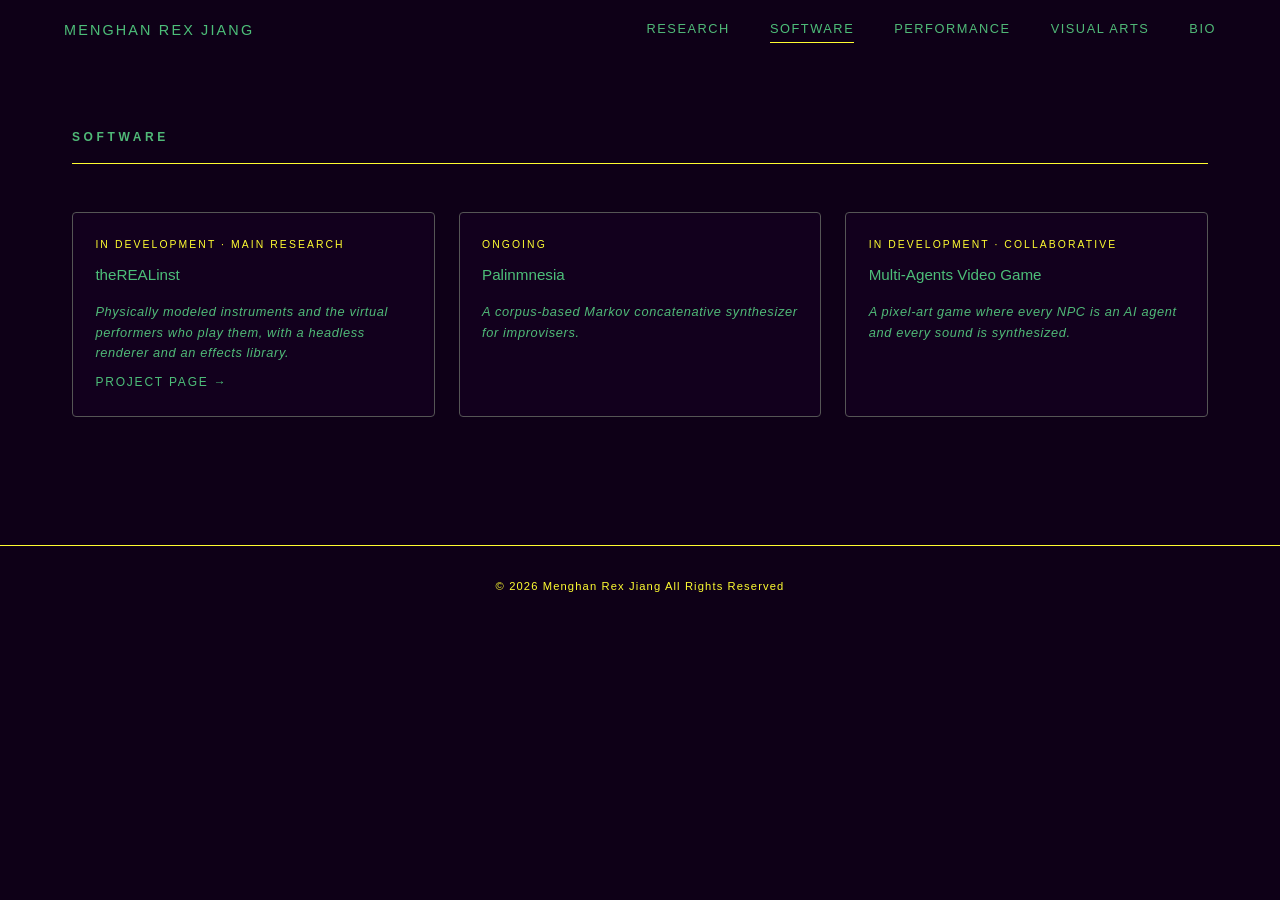
<file: software.html>
<!DOCTYPE html>
<html lang="en-US">
<head>
  <meta charset="UTF-8" />
  <meta name="viewport" content="width=device-width, initial-scale=1.0" />
  <title>Software — Menghan Rex Jiang</title>
  <meta name="description" content="Software by Menghan Rex Jiang: physically modeled instruments, an improvisation system and a multi-agent game." />
  <meta name="author" content="Menghan Rex Jiang" />
  <meta name="theme-color" content="#0e0017" />
  <link rel="canonical" href="https://rexcain.github.io/software.html" />
  <link rel="icon" href="favicon.svg" type="image/svg+xml" />

  <!-- 分享预览（Open Graph / Twitter） -->
  <meta property="og:type" content="website" />
  <meta property="og:url" content="https://rexcain.github.io/software.html" />
  <meta property="og:title" content="Software — Menghan Rex Jiang" />
  <meta property="og:description" content="Software by Menghan Rex Jiang: physically modeled instruments, an improvisation system and a multi-agent game." />
  <meta name="twitter:card" content="summary" />

  <link rel="stylesheet" href="style.css" />
</head>

<body>
  <a class="skip-link" href="#main">Skip to content</a>

  <!-- 导航栏 -->
  <header id="navbar">
    <a class="nav-name" href="index.html">Menghan Rex Jiang</a>
    <nav class="nav-links" aria-label="Main">
      <a href="research.html">Research</a>
      <a href="software.html" aria-current="page">Software</a>
      <a href="performance.html">Performance</a>
      <a href="visual-art.html">Visual Arts</a>
      <a href="bio.html">Bio</a>
    </nav>
  </header>

  <main id="main">

    <!-- Software 区块 -->
    <section id="software" class="section" aria-labelledby="software-title">
      <h1 id="software-title" class="section-title">Software</h1>

      <div class="grid">

        <article class="card project-card">
          <div class="card-info">
            <p class="project-status">In development · main research</p>
            <h3><a href="research.html">theREALinst</a></h3>
            <p class="project-sub">Physically modeled instruments and the virtual performers who play them, with a headless renderer and an effects library.</p>
            <p class="project-links">
              <a href="research.html">Project page →</a>
            </p>
          </div>
        </article>

        <article class="card project-card">
          <div class="card-info">
            <p class="project-status">Ongoing</p>
            <h3>Palinmnesia</h3>
            <p class="project-sub">A corpus-based Markov concatenative synthesizer for improvisers.</p>
          </div>
        </article>

        <article class="card project-card">
          <div class="card-info">
            <p class="project-status">In development · collaborative</p>
            <h3>Multi-Agents Video Game</h3>
            <p class="project-sub">A pixel-art game where every NPC is an AI agent and every sound is synthesized.</p>
          </div>
        </article>

      </div>
    </section>

  </main>

  <!-- Footer -->
  <footer>
    <p>© <span id="year">2026</span> Menghan Rex Jiang All Rights Reserved</p>
  </footer>

  <script src="script.js"></script>
</body>
</html>
</file>
<file: style.css>
/* ==============================
   CSS 变量 & Reset
============================== */
:root {
  --bg: #0e0017;
  --surface: #12001d;
  --border: #fffc31;
  --text-primary: #4dbe79;
  --text-secondary: #50b978;
  --accent: #f0f0f0;
  --font: 'Helvetica Neue', Helvetica, Arial, sans-serif;
  --transition: 0.3s ease;
  --radius: 4px;
}

*, *::before, *::after {
  box-sizing: border-box;
  margin: 0;
  padding: 0;
}

html {
  scroll-behavior: smooth;
  font-size: 16px;
}

body {
  background-color: var(--bg);
  color: var(--text-primary);
  font-family: var(--font);
  line-height: 1.6;
  -webkit-font-smoothing: antialiased;
}

img {
  display: block;
  width: 100%;
  height: 100%;
  object-fit: cover;
}

a {
  color: var(--text-primary);
  text-decoration: none;
  transition: opacity var(--transition);
}

a:hover {
  opacity: 0.6;
}

:focus-visible {
  outline: 1px solid var(--text-primary);
  outline-offset: 3px;
}

/* 跳到正文（键盘用户） */
.skip-link {
  position: absolute;
  top: -100px;
  left: 1rem;
  z-index: 300;
  padding: 0.5rem 1rem;
  background: var(--text-primary);
  color: var(--bg);
  font-size: 0.8rem;
}

.skip-link:focus {
  top: 1rem;
}

/* ==============================
   导航栏
============================== */
#navbar {
  position: fixed;
  top: 0;
  left: 0;
  width: 100%;
  z-index: 100;
  display: flex;
  justify-content: space-between;
  align-items: center;
  padding: 1.2rem 4rem;
  background: #0e0017;
  backdrop-filter: blur(12px);
  border-bottom: 1px solid transparent;
  transition: border-color var(--transition);
}

#navbar.scrolled {
  border-bottom-color: var(--border);
}

.nav-name {
  font-size: 0.9rem;
  letter-spacing: 0.15em;
  text-transform: uppercase;
  font-weight: 500;
}

.nav-links {
  display: flex;
  gap: 2.5rem;
}

.nav-links a {
  font-size: 0.8rem;
  letter-spacing: 0.12em;
  text-transform: uppercase;
  color: var(--text-secondary);
  transition: color var(--transition);
}

.nav-links a:hover {
  color: var(--text-primary);
  opacity: 1;
}

/* 当前所在页面 */
.nav-links a[aria-current="page"] {
  color: var(--text-primary);
  border-bottom: 1px solid var(--border);
  padding-bottom: 2px;
}

/* ==============================
   Hero
============================== */




@keyframes fadeDown {
  from { opacity: 0; transform: scaleY(0); transform-origin: top; }
  to   { opacity: 1; transform: scaleY(1); }
}

/* ==============================
   Section 通用
============================== */
.section {
  max-width: 1200px;
  margin: 0 auto;
  padding: 8rem 2rem;
}

.section-title {
  font-size: 0.75rem;
  letter-spacing: 0.3em;
  text-transform: uppercase;
  color: var(--text-secondary);
  margin-bottom: 3rem;
  padding-bottom: 1rem;
  border-bottom: 1px solid var(--border);
}

/* ==============================
   Grid & Cards
============================== */
.grid {
  display: grid;
  grid-template-columns: repeat(auto-fill, minmax(300px, 1fr));
  gap: 1.5rem;
}

.card {
  background: var(--surface);
  border: 1px solid var(--border);
  border-radius: var(--radius);
  overflow: hidden;
  cursor: pointer;
  transition: border-color var(--transition), transform var(--transition);
}

.card:hover,
.card:focus-visible {
  border-color: #555;
  transform: translateY(-3px);
}

/* 滚动进入动画：用 translate 属性，不和 hover 的 transform 冲突 */
.card.reveal {
  opacity: 0;
  translate: 0 20px;
  transition:
    opacity 0.5s ease var(--reveal-delay, 0s),
    translate 0.5s ease var(--reveal-delay, 0s),
    border-color var(--transition),
    transform var(--transition);
}

.card.reveal.is-visible {
  opacity: 1;
  translate: 0 0;
}

/* 缩略图容器 */
.card-thumb {
  position: relative;
  width: 100%;
  aspect-ratio: 16 / 9;
  overflow: hidden;
  background: #111;
}

.card-thumb img {
  transition: transform 0.5s ease, opacity var(--transition);
  opacity: 0.85;
}

.card:hover .card-thumb img,
.card:focus-visible .card-thumb img {
  transform: scale(1.04);
  opacity: 1;
}

/* 播放按钮 */
.play-btn {
  position: absolute;
  inset: 0;
  display: flex;
  align-items: center;
  justify-content: center;
  font-size: 1.8rem;
  color: rgba(255,255,255,0.9);
  background: rgba(0,0,0,0.3);
  opacity: 0;
  transition: opacity var(--transition);
}

.card:hover .play-btn,
.card:focus-visible .play-btn {
  opacity: 1;
}

/* Software 项目卡片（无缩略图、不可点击） */
.project-card {
  cursor: default;
  display: flex;
  flex-direction: column;
}

.project-card .card-info {
  display: flex;
  flex-direction: column;
  gap: 0.6rem;
  height: 100%;
  padding: 1.5rem 1.4rem;
}

.project-card h3 {
  font-size: 1.15rem;
  margin-bottom: 0;
}

.project-card .project-status {
  font-size: 0.65rem;
  letter-spacing: 0.2em;
  text-transform: uppercase;
  color: var(--border);
}

.project-card .project-note {
  font-size: 0.8rem;
  color: var(--text-secondary);
}

.project-card .project-sub {
  font-size: 0.8rem;
  font-style: italic;
}

.project-links {
  display: flex;
  flex-wrap: wrap;
  gap: 1rem;
}

.project-links a {
  font-size: 0.75rem;
  letter-spacing: 0.15em;
  text-transform: uppercase;
}



/* 图片加载失败时的占位 */
.card-thumb.is-broken {
  background:
    repeating-linear-gradient(45deg, var(--bg) 0 10px, var(--surface) 10px 20px);
}

.card-thumb.is-broken img {
  visibility: hidden;
}

/* 艺术作品 Overlay */
.art-thumb {
  aspect-ratio: 16 / 9;
}

.art-overlay {
  position: absolute;
  inset: 0;
  display: flex;
  align-items: center;
  justify-content: center;
  background: rgba(0,0,0,0.5);
  opacity: 0;
  transition: opacity var(--transition);
  font-size: 0.75rem;
  letter-spacing: 0.2em;
  text-transform: uppercase;
}

.card:hover .art-overlay,
.card:focus-visible .art-overlay {
  opacity: 1;
}

/* Card 信息区 */
.card-info {
  padding: 1rem 1.2rem;
}

.card-info h3 {
  font-size: 0.95rem;
  font-weight: 400;
  margin-bottom: 0.3rem;
}

.card-info p {
  font-size: 0.75rem;
  color: var(--text-secondary);
  letter-spacing: 0.05em;
}

/* ==============================
   About
============================== */
.about-section {
  border-top: 1px solid var(--border);
}

.about-content {
  max-width: 560px;
}

.about-content p {
  font-size: 0.95rem;
  color: var(--text-secondary);
  line-height: 1.9;
  margin-bottom: 2.5rem;
}

.contact-links {
  display: flex;
  gap: 2rem;
}

.contact-links a {
  font-size: 0.75rem;
  letter-spacing: 0.15em;
  text-transform: uppercase;
  color: var(--text-secondary);
  border-bottom: 1px solid var(--border);
  padding-bottom: 2px;
  transition: color var(--transition), border-color var(--transition);
}

.contact-links a:hover {
  color: var(--text-primary);
  border-color: var(--text-primary);
  opacity: 1;
}

/* ==============================
   Footer
============================== */
footer {
  text-align: center;
  padding: 2rem;
  font-size: 0.7rem;
  color: var(--border);
  letter-spacing: 0.1em;
  border-top: 1px solid var(--border);
}

/* ==============================
   Modal — 通用
============================== */
.modal {
  position: fixed;
  inset: 0;
  z-index: 200;
  display: flex;
  align-items: center;
  justify-content: center;
}

.modal.hidden {
  display: none;
}

.modal-backdrop {
  position: absolute;
  inset: 0;
  background: rgba(0, 0, 0, 0.92);
  cursor: pointer;
}

.modal-body {
  position: relative;
  z-index: 1;
  width: 90%;
  max-width: 900px;
  animation: modalIn 0.25s ease;
}

@keyframes modalIn {
  from { opacity: 0; transform: scale(0.96); }
  to   { opacity: 1; transform: scale(1); }
}

.modal-close {
  position: absolute;
  top: -2.75rem;
  right: -0.5rem;
  padding: 0.5rem;
  background: none;
  border: none;
  color: var(--text-secondary);
  font-size: 1rem;
  cursor: pointer;
  letter-spacing: 0.05em;
  transition: color var(--transition);
}

.modal-close:hover {
  color: var(--text-primary);
}

/* 视频 Modal */
.video-wrapper {
  position: relative;
  width: 100%;
  aspect-ratio: 16 / 9;
  background: #000;
}

.video-wrapper iframe {
  position: absolute;
  inset: 0;
  width: 100%;
  height: 100%;
}

/* 图片 Modal */
.img-modal-body {
  max-width: 90vh;
  text-align: center;
}

#modal-img {
  width: 100%;
  height: auto;
  max-height: 85vh;
  object-fit: contain;
  border-radius: var(--radius);
}

/* ==============================
   响应式
============================== */
@media (max-width: 768px) {
  #navbar {
    padding: 1rem 1.5rem;
  }

  .nav-links {
    gap: 1.5rem;
  }

  .section {
    padding: 5rem 1.2rem;
  }

  .grid {
    grid-template-columns: 1fr;
  }
}

@media (max-width: 480px) {
  /* 名字一行、链接一行，避免挤在一起换行 */
  #navbar {
    padding: 0.9rem 1rem;
    flex-direction: column;
    align-items: flex-start;
    gap: 0.4rem;
  }

  .nav-name,
  .nav-links a {
    white-space: nowrap;
  }

  .section {
    padding-top: 7rem;
  }

  .nav-links {
    flex-wrap: wrap;
    gap: 0.4rem 1rem;
  }

  .nav-links a {
    font-size: 0.7rem;
    letter-spacing: 0.08em;
  }

  .contact-links {
    flex-direction: column;
    gap: 1rem;
  }
}

/* ==============================
   减少动画（系统设置）
============================== */
@media (prefers-reduced-motion: reduce) {
  html {
    scroll-behavior: auto;
  }

  *, *::before, *::after {
    animation: none !important;
    transition: none !important;
  }

  .card.reveal {
    opacity: 1;
    translate: none;
  }
}

/* ==============================
   长文页面（Research）
============================== */
.prose {
  max-width: 760px;
}

.prose h1 {
  font-size: 2.4rem;
  font-weight: 300;
  letter-spacing: 0.04em;
  color: var(--accent);
}

.prose .lede {
  font-size: 1.15rem;
  color: var(--text-primary);
  margin: 0.5rem 0 0.25rem;
}

.prose .meta {
  font-size: 0.75rem;
  letter-spacing: 0.08em;
  color: var(--text-secondary);
  opacity: 0.8;
  margin-bottom: 2.5rem;
}

.prose .question {
  font-size: 1.2rem;
  font-style: italic;
  color: var(--accent);
  border-left: 2px solid var(--border);
  padding: 0.25rem 0 0.25rem 1.25rem;
  margin-bottom: 2rem;
}

.prose h2 {
  font-size: 0.75rem;
  font-weight: 400;
  letter-spacing: 0.3em;
  text-transform: uppercase;
  color: var(--text-secondary);
  margin: 4rem 0 1.5rem;
  padding-bottom: 0.75rem;
  border-bottom: 1px solid var(--border);
}

.prose h3 {
  font-size: 1.05rem;
  font-weight: 500;
  color: var(--accent);
  margin: 2rem 0 0.75rem;
}

.prose p,
.prose li {
  font-size: 0.95rem;
  line-height: 1.85;
  color: var(--text-secondary);
}

.prose p {
  margin-bottom: 1.1rem;
}

.prose ul {
  padding-left: 1.2rem;
  margin-bottom: 1.25rem;
}

.prose li {
  margin-bottom: 0.4rem;
}

.prose a {
  border-bottom: 1px solid var(--border);
}

.prose em,
.prose strong {
  color: var(--text-primary);
}

.prose .note {
  font-size: 0.85rem;
  font-style: italic;
  opacity: 0.8;
}

.prose figure {
  margin: 2rem 0;
}

.prose figure img {
  height: auto;
  object-fit: contain;
  border: 1px solid #2a1a3a;
}

.prose figcaption {
  font-size: 0.8rem;
  line-height: 1.7;
  color: var(--text-secondary);
  opacity: 0.85;
  margin-top: 0.6rem;
}

/* 试听 */
.audio-list {
  list-style: none;
  padding: 0 !important;
}

.audio-list li {
  margin-bottom: 1.5rem;
}

.audio-list .audio-title {
  display: block;
  color: var(--text-primary);
  margin-bottom: 0.15rem;
}

.audio-list .audio-desc {
  display: block;
  font-size: 0.8rem;
  margin-bottom: 0.5rem;
}

.audio-list audio {
  width: 100%;
  height: 36px;
}

.prose .refs li {
  font-size: 0.8rem;
  line-height: 1.6;
}




@media (max-width: 600px) {
  .prose h1 { font-size: 1.8rem; }
}

/* Bio 正文里的链接、段距 */
.about-content p {
  margin-bottom: 1.4rem;
}

.about-content p a {
  border-bottom: 1px solid var(--border);
}

.about-content .contact-links {
  margin-top: 2.5rem;
}

/* ==============================
   首页：只有一屏（名字、定位、导航），不往下滑
============================== */
.home-page {
  min-height: 100vh;
  min-height: 100svh;
  display: flex;
  flex-direction: column;
}

.home {
  flex: 1;
  display: flex;
  flex-direction: column;
  justify-content: center;
  padding: 4rem 8vw;
}

.home-name {
  font-size: clamp(2.2rem, 7vw, 5.5rem);
  font-weight: 200;
  letter-spacing: 0.02em;
  line-height: 1.1;
  color: var(--text-primary);
}

.home-sub {
  margin-top: 1rem;
  font-size: 0.85rem;
  letter-spacing: 0.25em;
  text-transform: uppercase;
  color: var(--text-secondary);
}

.home-links {
  display: flex;
  flex-direction: column;
  align-items: flex-start;
  gap: 0.9rem;
  margin-top: 3.5rem;
}

.home-links a {
  font-size: 1.15rem;
  letter-spacing: 0.08em;
  color: var(--text-primary);
  border-bottom: 1px solid transparent;
  transition: border-color var(--transition), opacity var(--transition);
}

.home-links a:hover {
  opacity: 1;
  border-bottom-color: var(--border);
}

/* 播放器跟随深色主题 */
.audio-list audio {
  color-scheme: dark;
}

/* Software 页的卡片：平时灰框，悬停变黄 */
.project-card {
  border-color: #555;
}

.project-card:hover,
.project-card:focus-within {
  border-color: var(--border);
}
</file>
